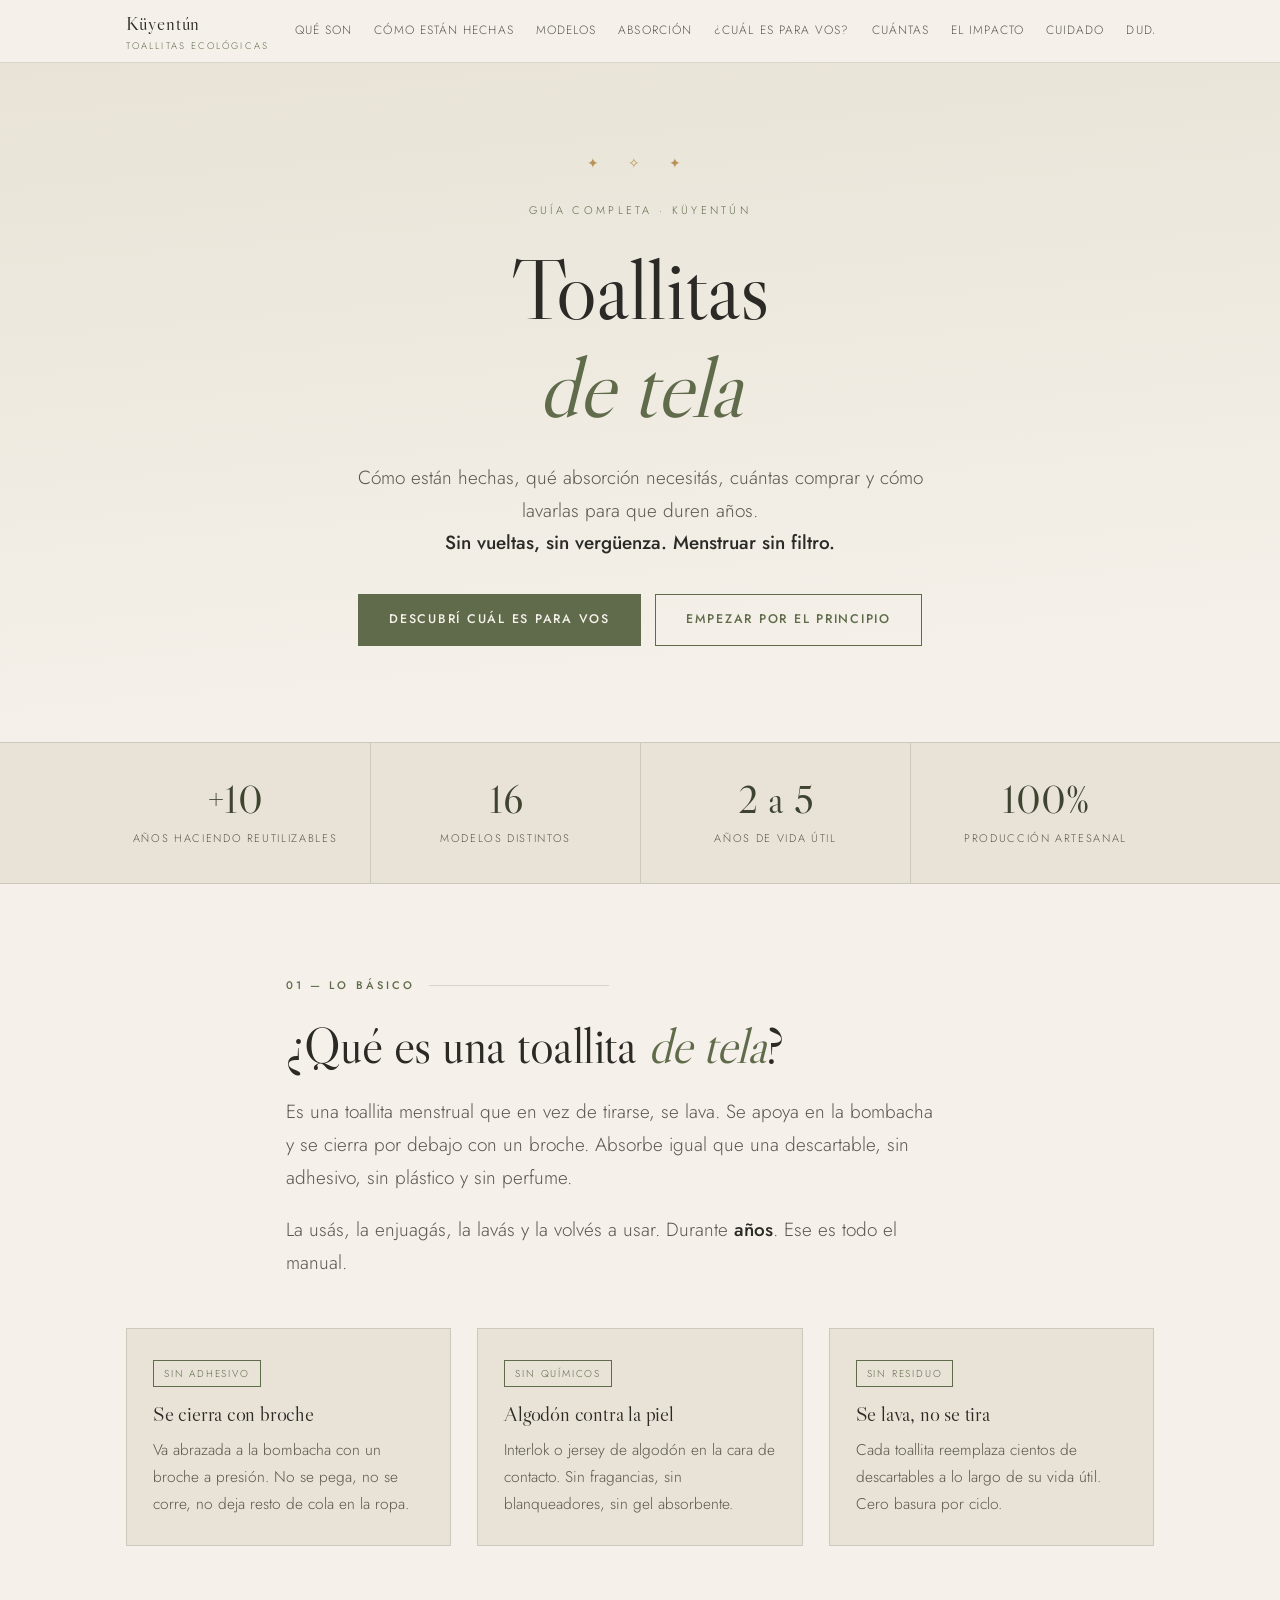
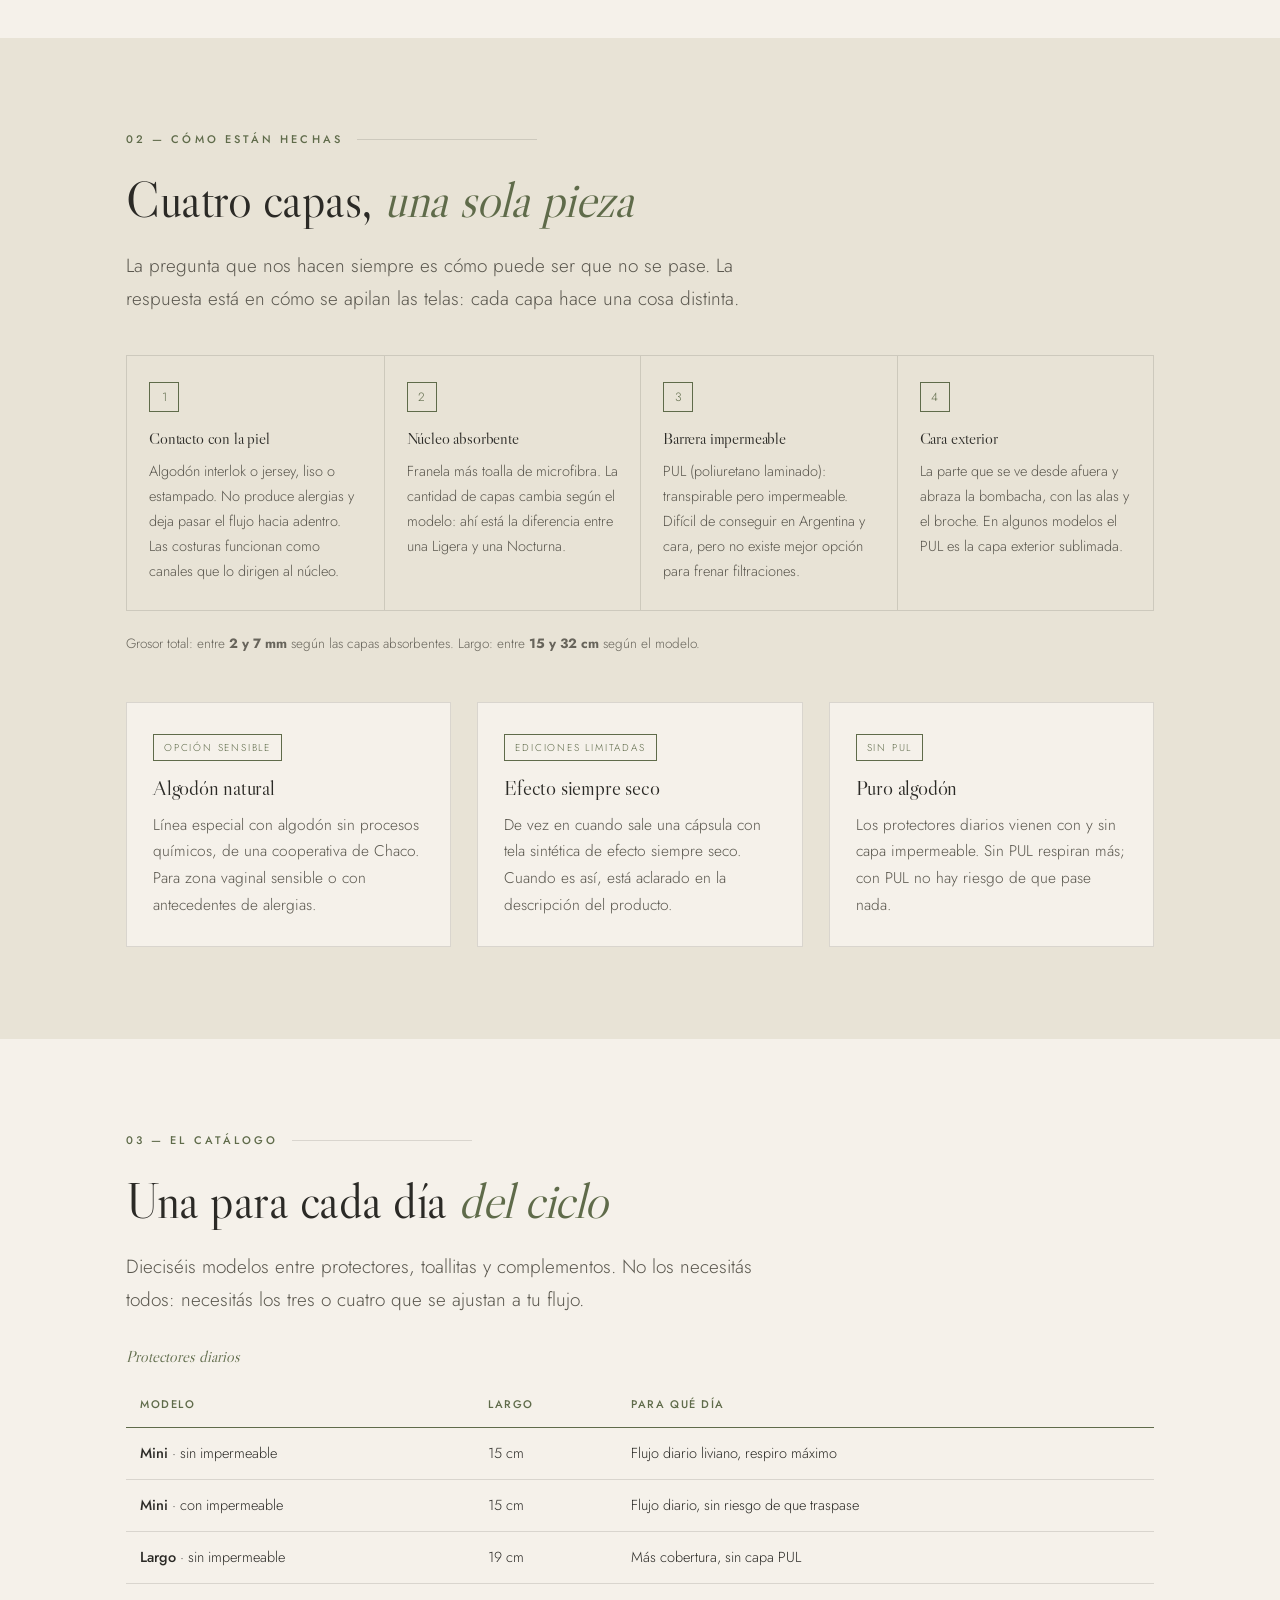
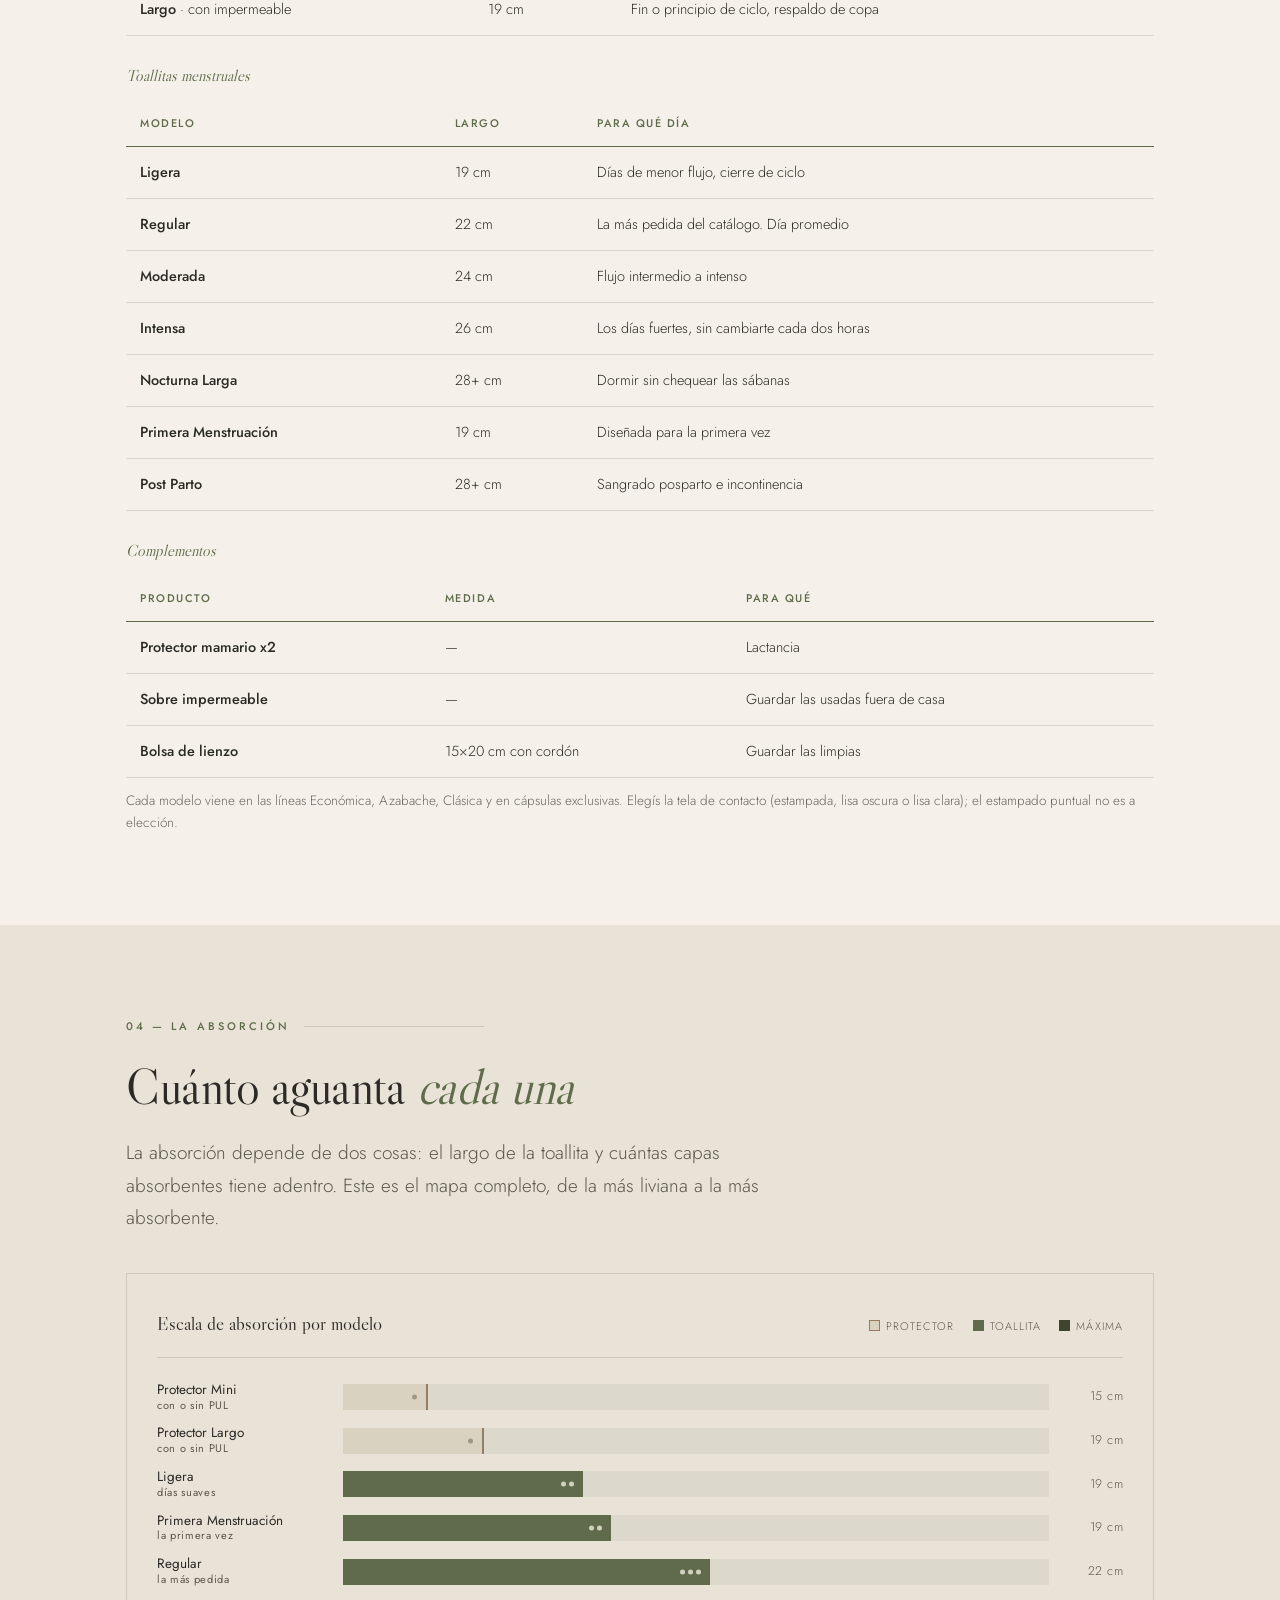
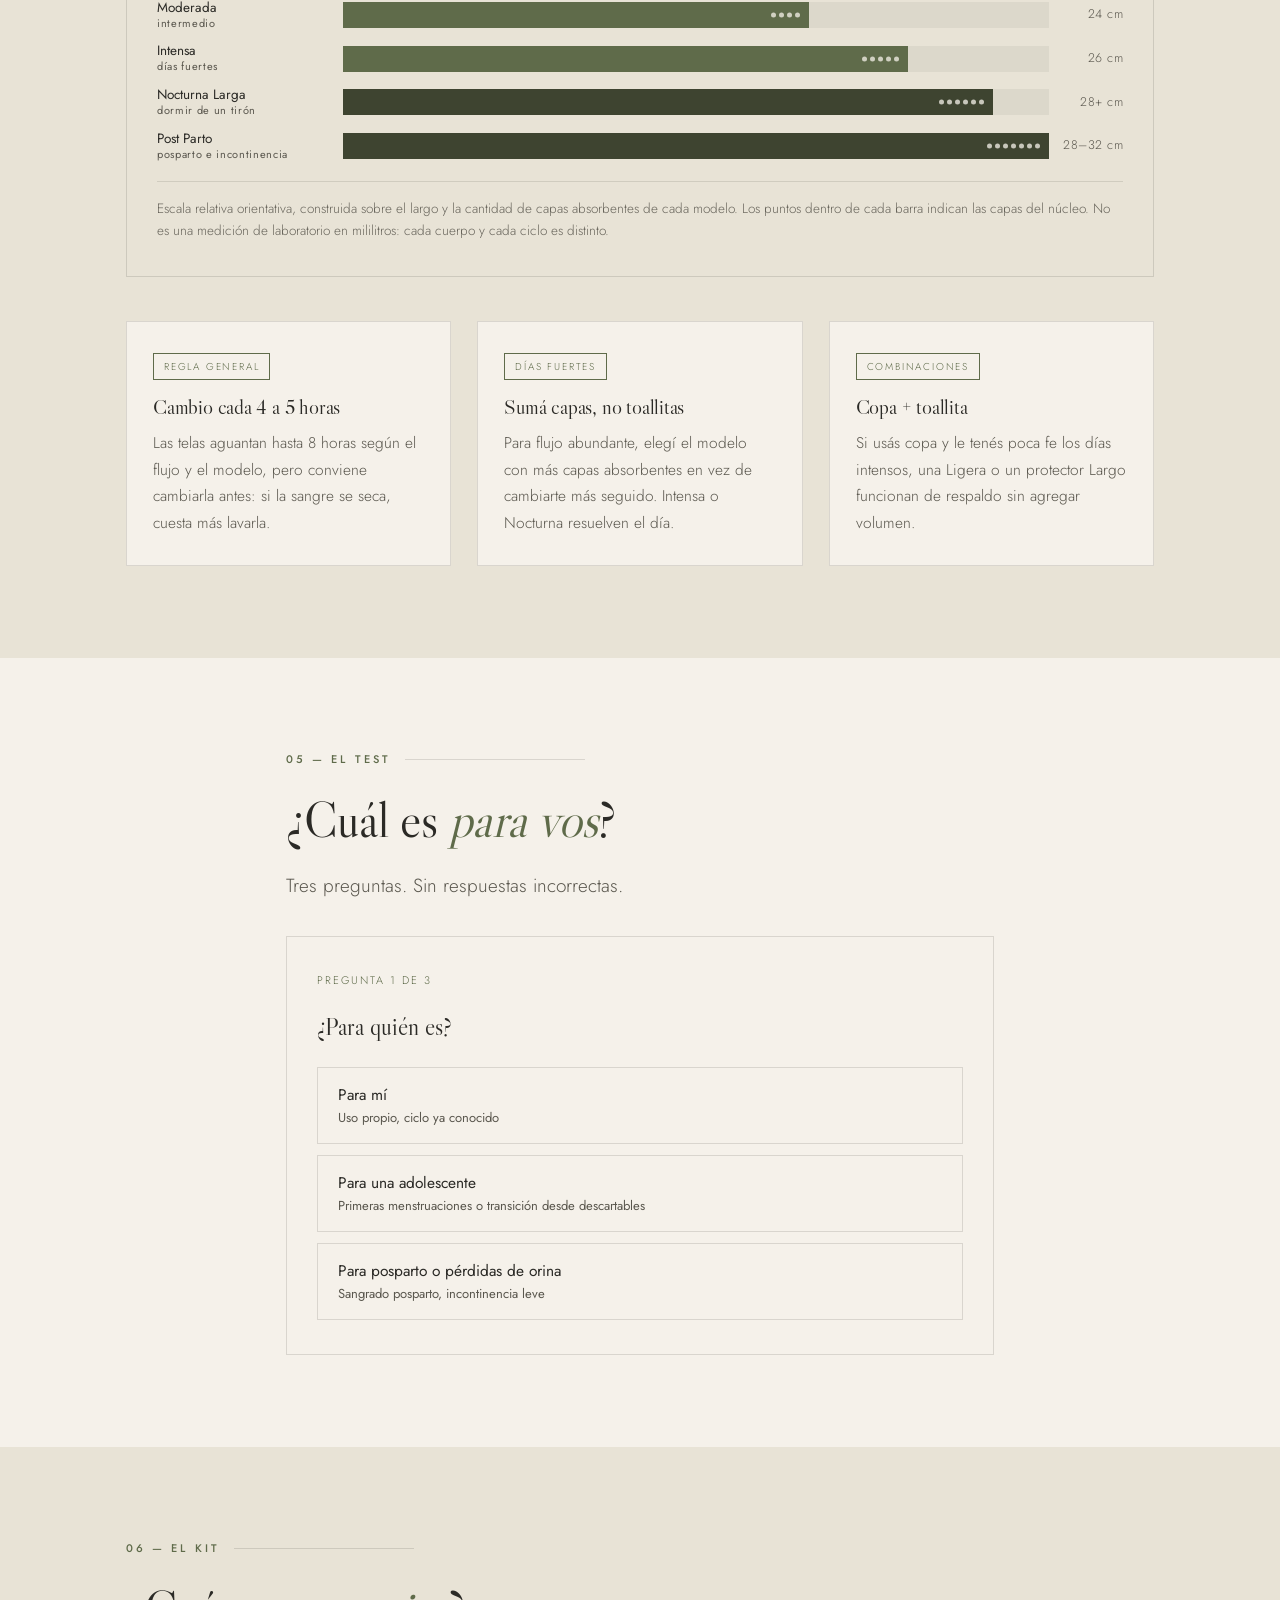
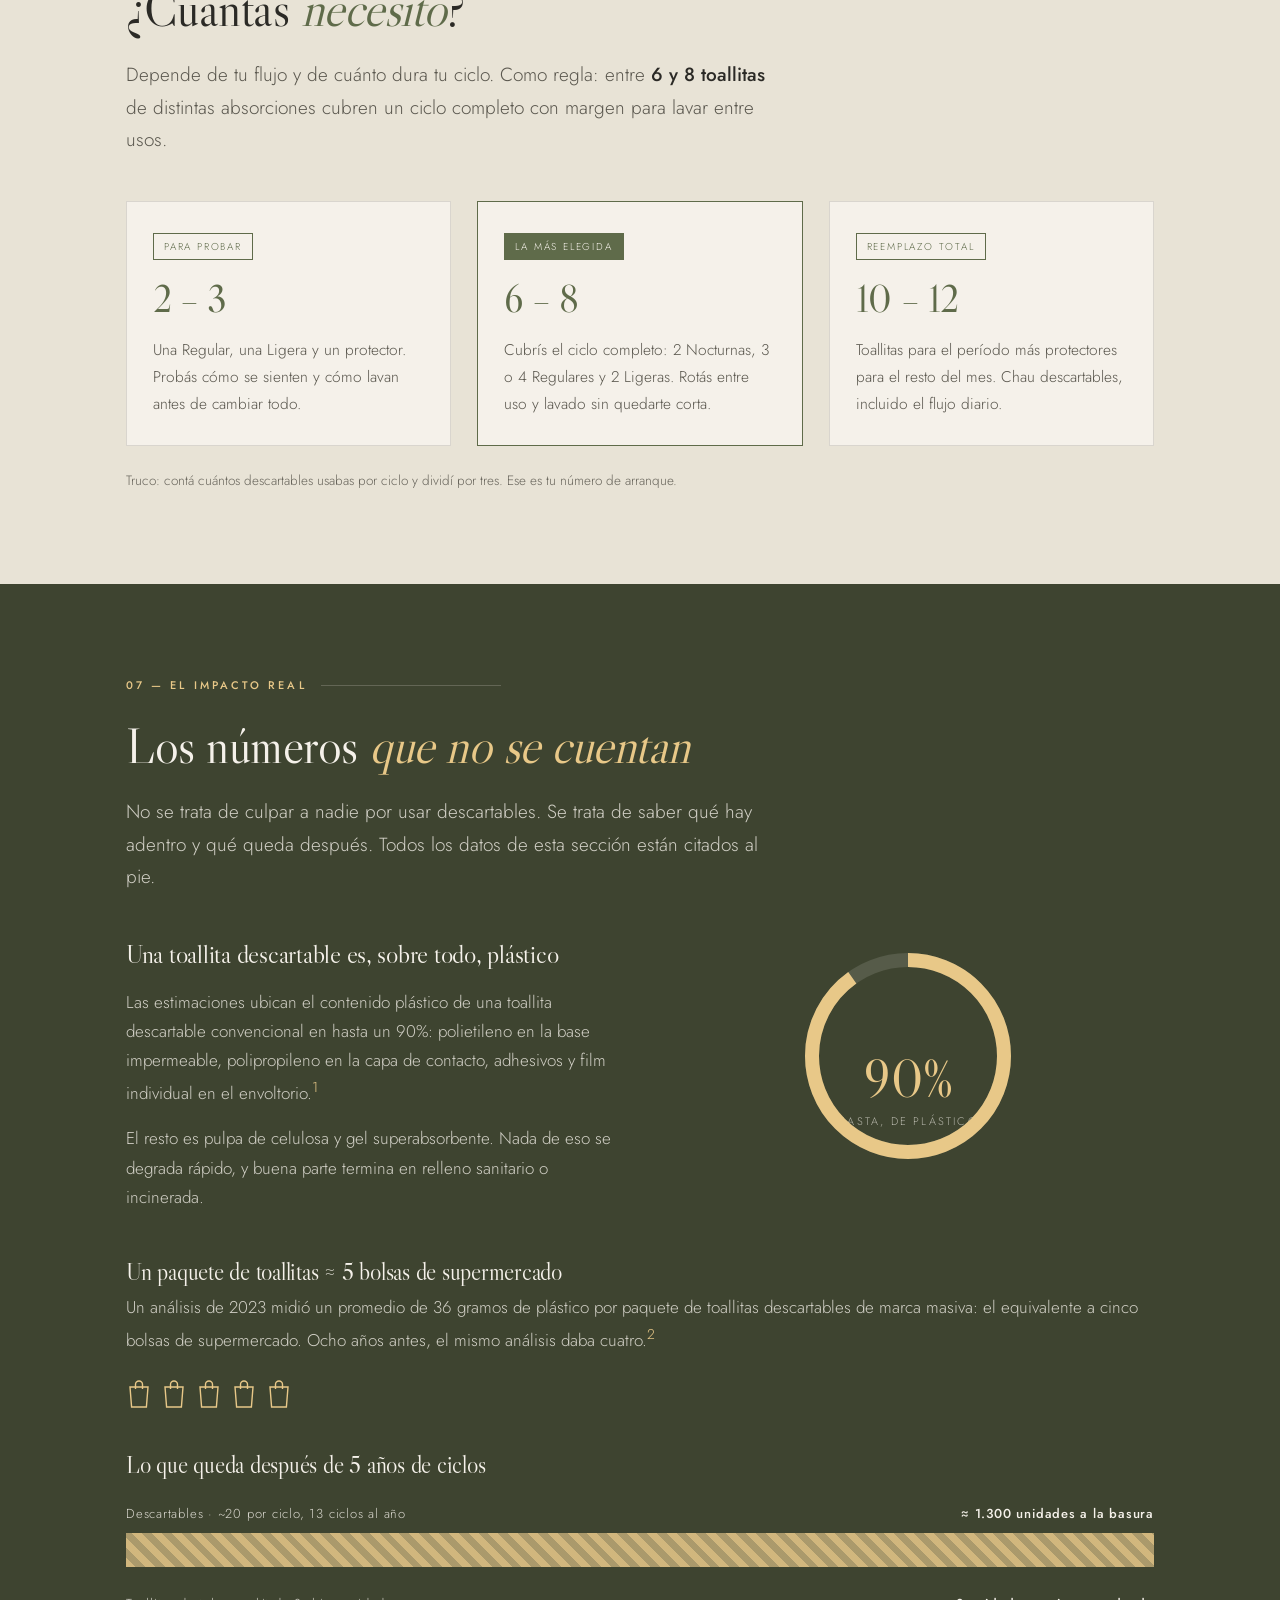
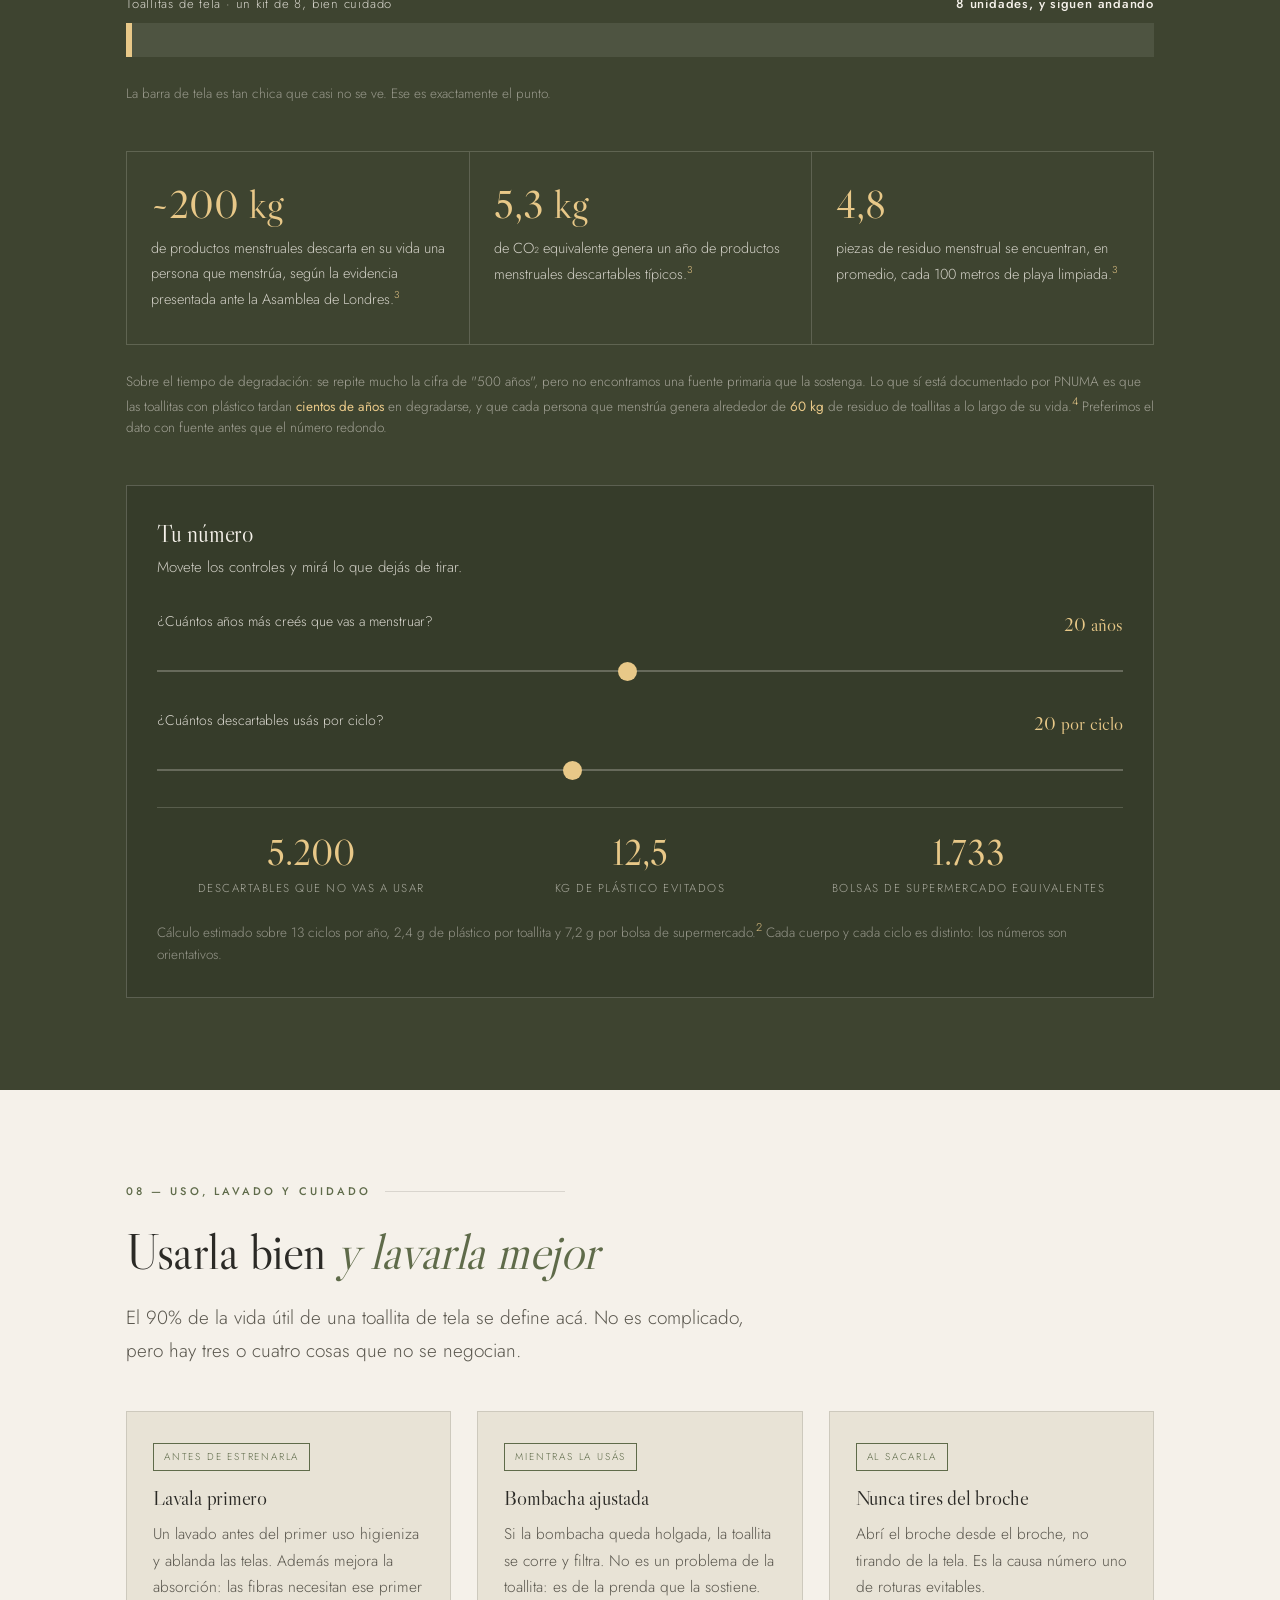
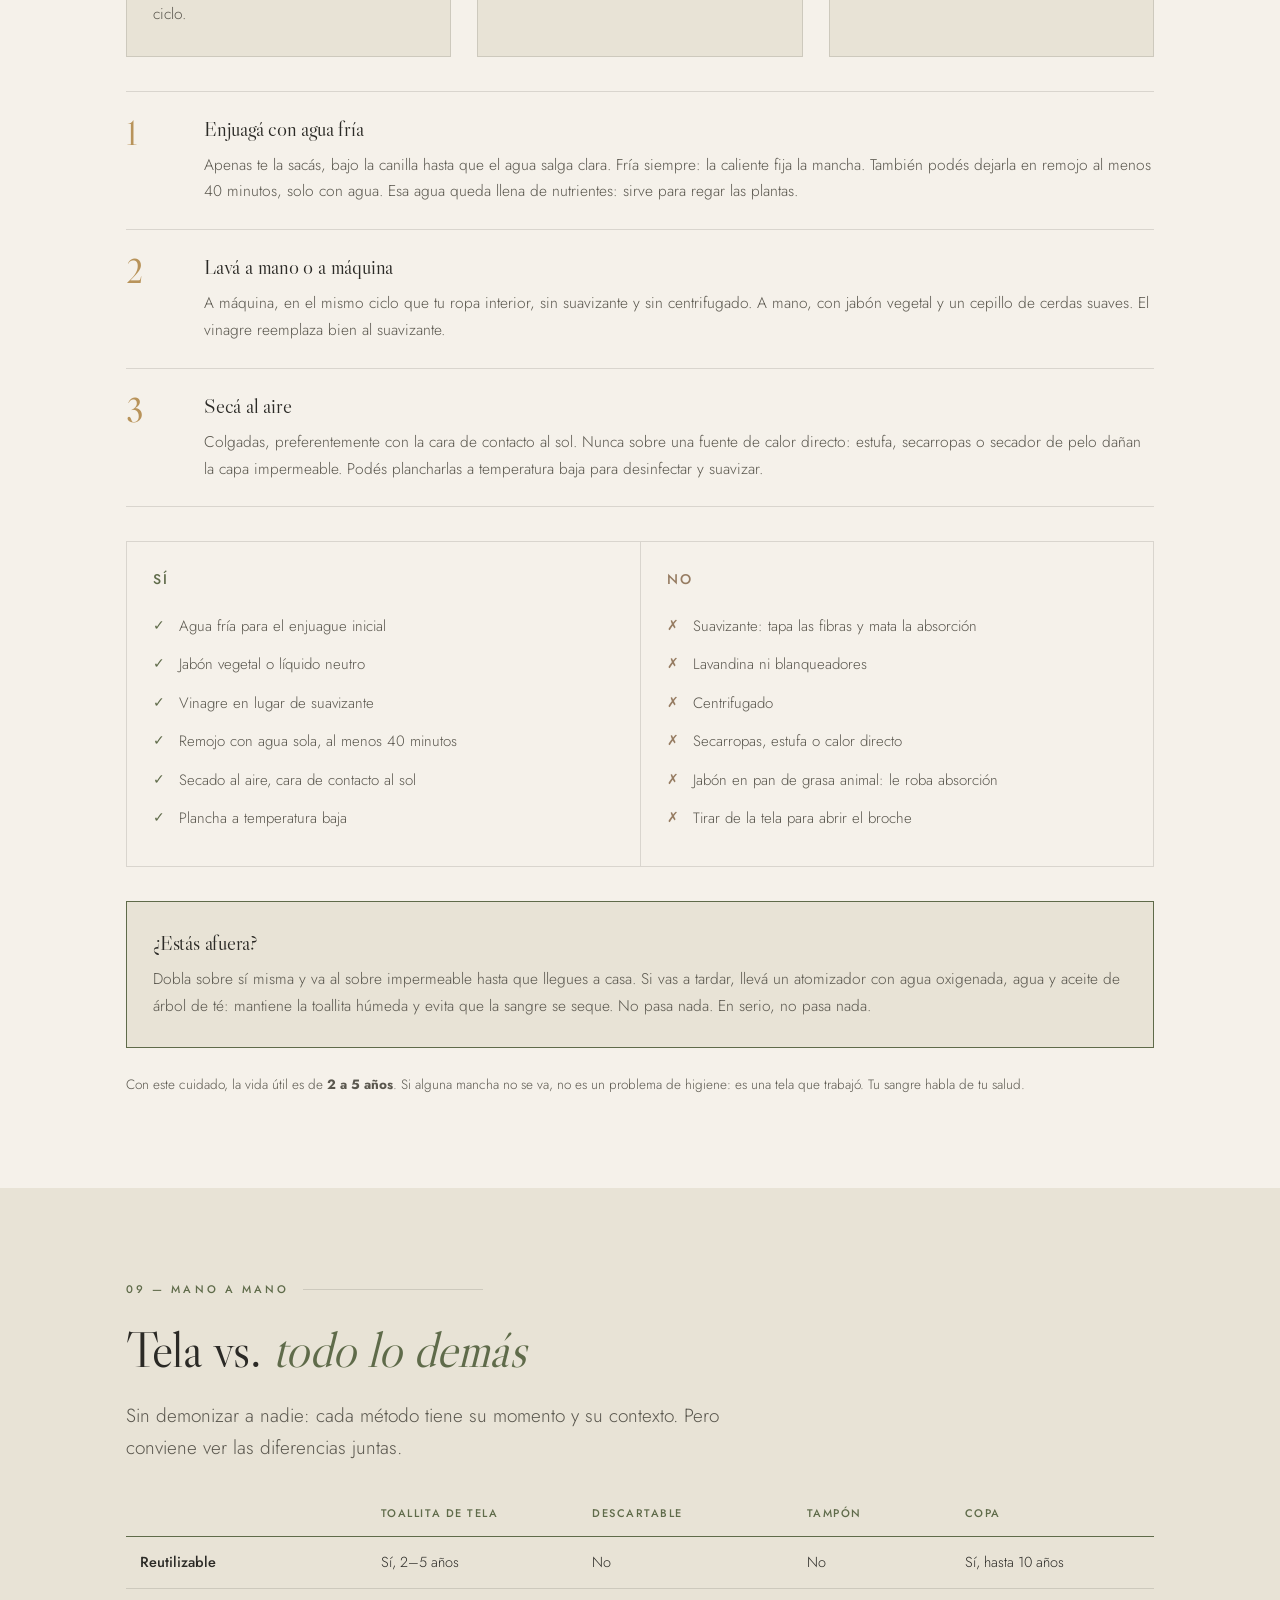
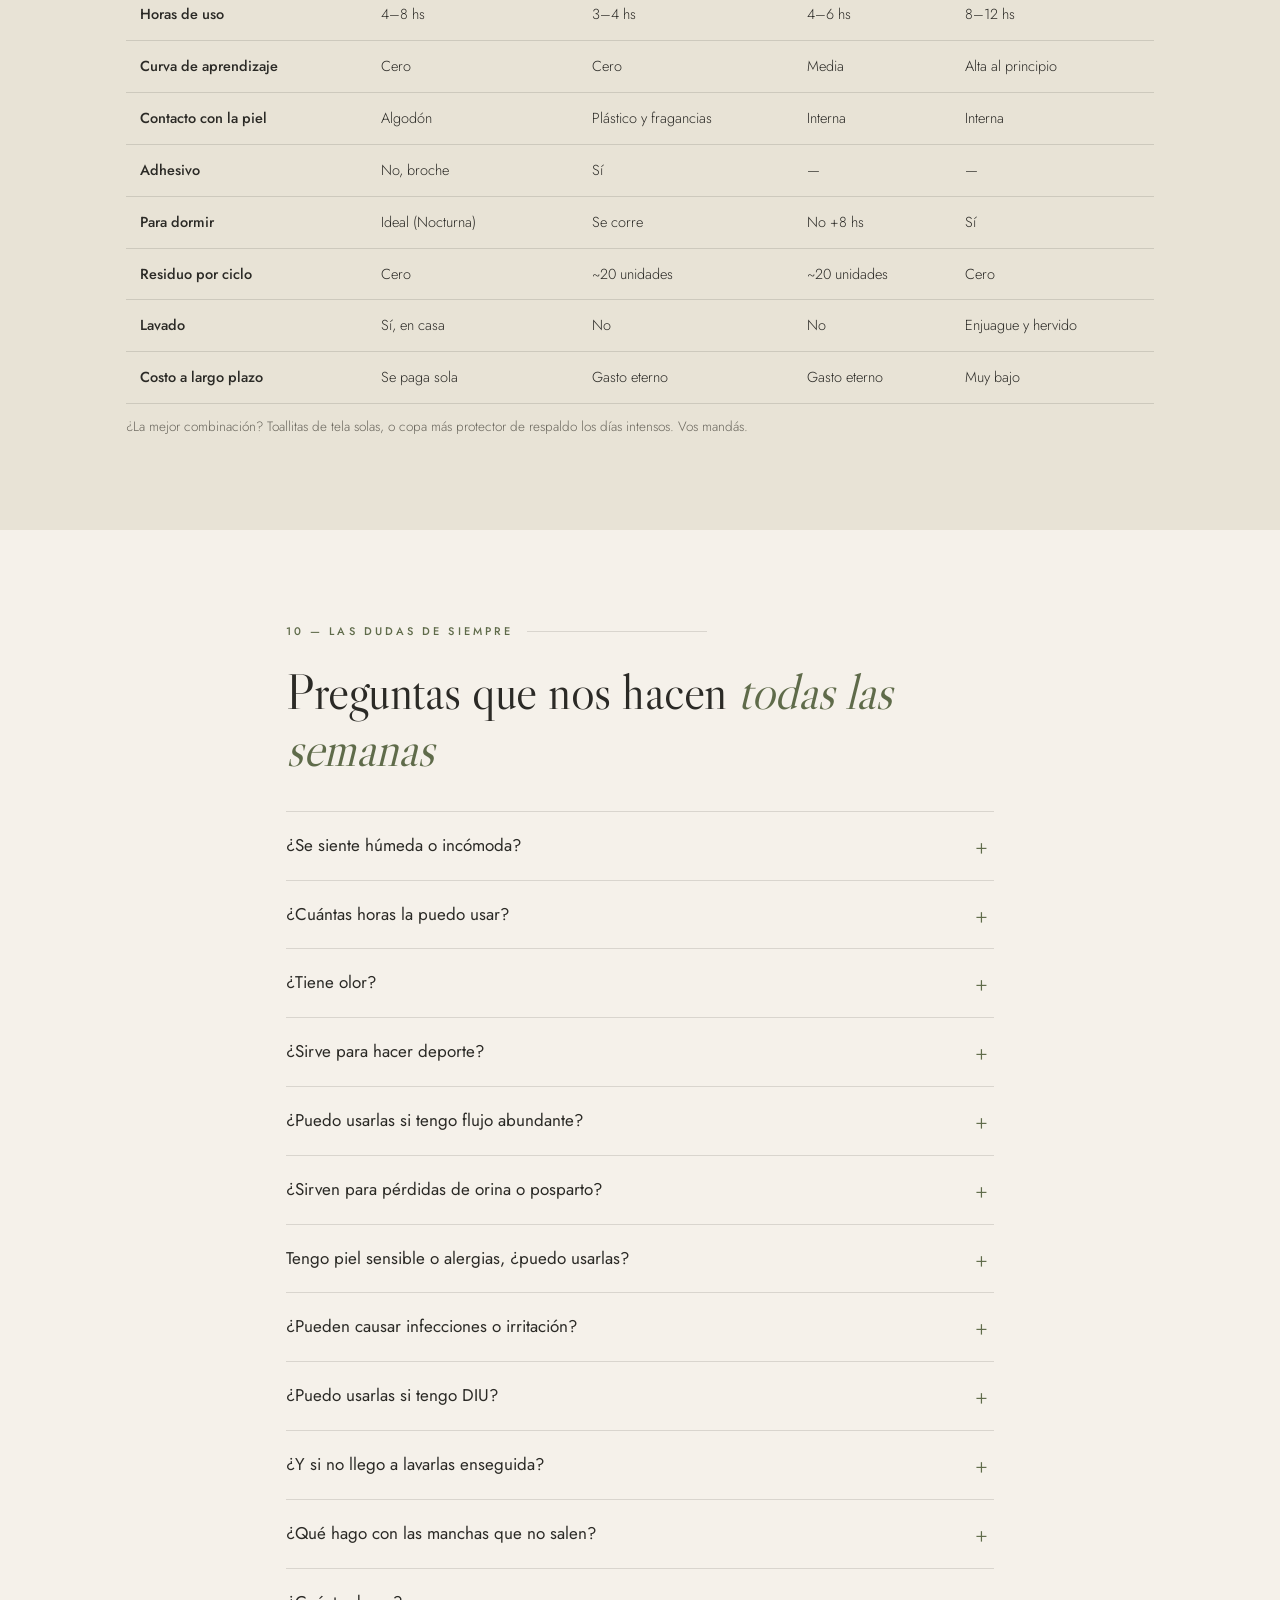
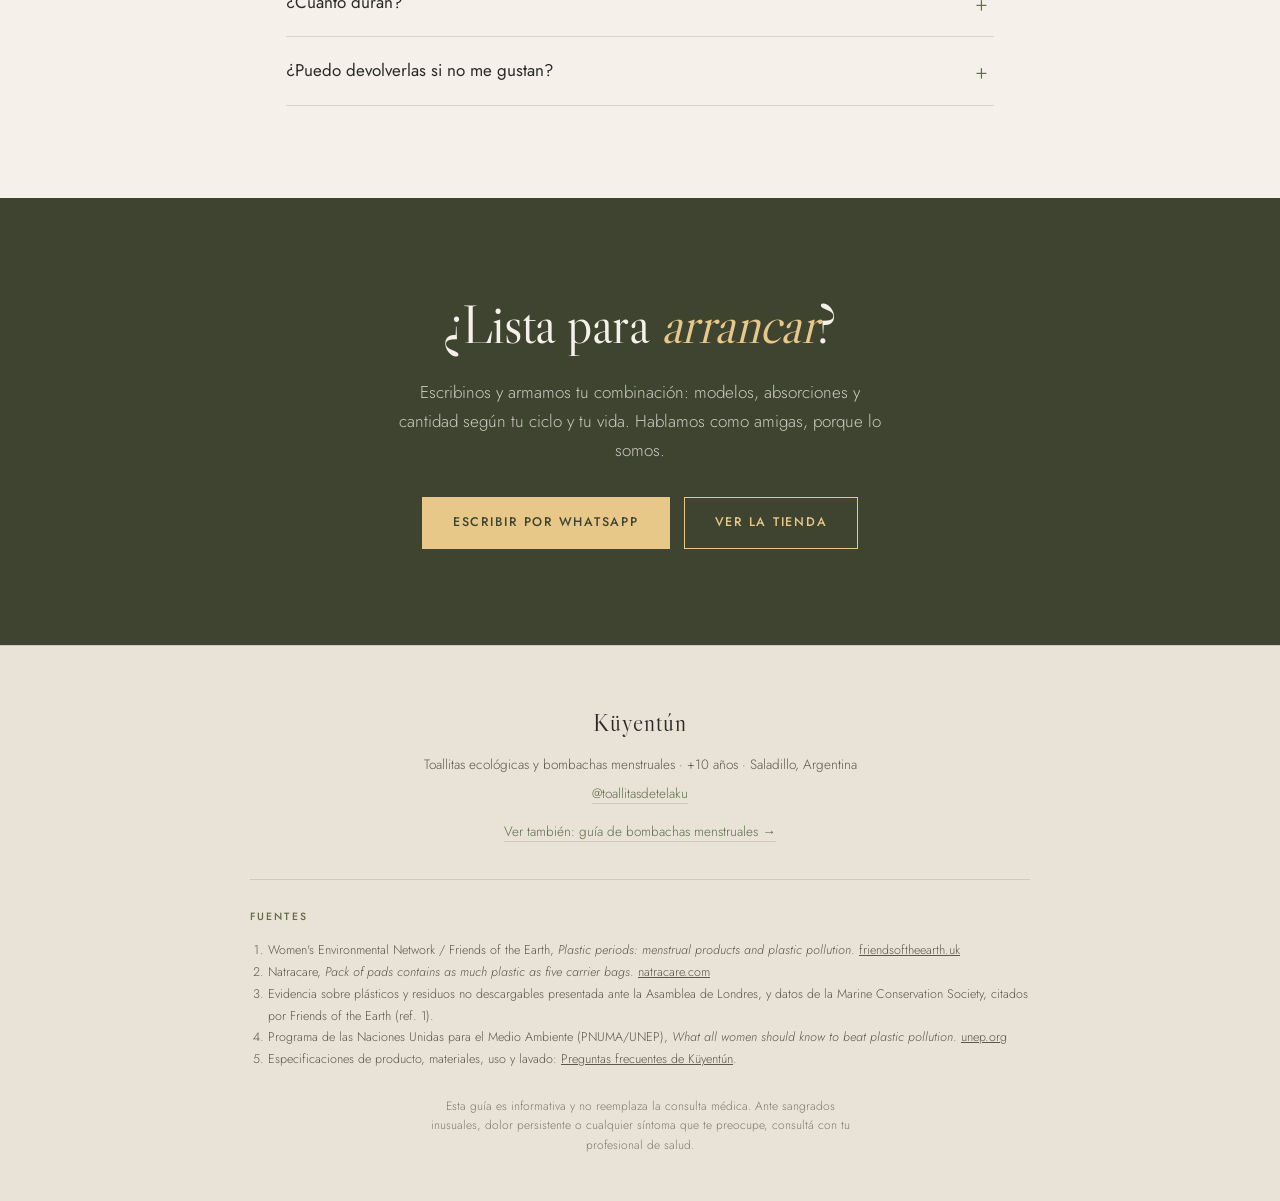
<file: index.html>
<!DOCTYPE html>
<html lang="es-AR">
<head>
<meta charset="utf-8">
<meta name="viewport" content="width=device-width, initial-scale=1.0">
<title>Guía de Toallitas de Tela: absorción, modelos y cuidado · Küyentún</title>
<meta name="description" content="Guía completa de toallitas menstruales de tela: cómo están hechas, qué absorción necesitás, cuántas comprar, cómo lavarlas y cuánto residuo evitás. Por Küyentún, +10 años haciendo reutilizables en Argentina.">
<meta name="theme-color" content="#E8E3D6">
<link rel="canonical" href="https://meugeniacg.github.io/guia-toallitas-de-tela/">
<meta property="og:type" content="website">
<meta property="og:locale" content="es_AR">
<meta property="og:site_name" content="Küyentún">
<meta property="og:title" content="Guía de Toallitas de Tela · Küyentún">
<meta property="og:description" content="Cómo están hechas, cuál es tu absorción, cuántas necesitás y cómo lavarlas. Con los números reales del impacto. Menstruar sin filtro.">
<meta property="og:url" content="https://meugeniacg.github.io/guia-toallitas-de-tela/">
<meta name="twitter:card" content="summary_large_image">
<link rel="preconnect" href="https://fonts.googleapis.com">
<link rel="preconnect" href="https://fonts.gstatic.com" crossorigin>
<link href="https://fonts.googleapis.com/css2?family=Libre+Caslon+Display&family=Jost:ital,wght@0,300;0,400;0,500;0,600;1,400&display=swap" rel="stylesheet">
<style>
:root{
  --bone:#F5F1EA;
  --sand:#E8E3D6;
  --sand-deep:#DAD2C0;
  --olive:#5F6B4A;
  --olive-dark:#3E4430;
  --gold:#B8935A;
  --gold-soft:#E8C888;
  --mink:#967C62;
  --ink:#2B2A26;
  --ink-soft:#5A574E;
  --line:rgba(43,42,38,.14);
  --serif:'Libre Caslon Display',Georgia,serif;
  --sans:'Jost',-apple-system,BlinkMacSystemFont,'Segoe UI',sans-serif;
}
*{box-sizing:border-box;margin:0;padding:0}
html{scroll-behavior:smooth;scroll-padding-top:74px}
body{
  background:var(--bone);color:var(--ink);
  font-family:var(--sans);font-weight:300;font-size:17px;line-height:1.72;
  -webkit-font-smoothing:antialiased;overflow-x:hidden;
}
img{max-width:100%;display:block}
a{color:inherit}

/* ---------- layout ---------- */
.wrap{width:100%;max-width:1080px;margin:0 auto;padding:0 26px}
.narrow{max-width:760px}
section{padding:92px 0;position:relative}
@media(max-width:640px){section{padding:64px 0}}

.eyebrow{
  font-size:11px;letter-spacing:.28em;text-transform:uppercase;font-weight:500;
  color:var(--olive);margin-bottom:22px;display:flex;align-items:center;gap:14px;
}
.eyebrow::after{content:"";flex:1;height:1px;background:var(--line);max-width:180px}

h1,h2,h3{font-family:var(--serif);font-weight:400;line-height:1.14;letter-spacing:-.01em}
h2{font-size:clamp(30px,4.6vw,50px);margin-bottom:22px}
h2 em{font-style:italic;color:var(--olive)}
h3{font-size:21px;line-height:1.3;margin-bottom:9px}
.lead{font-size:19px;color:var(--ink-soft);max-width:60ch}
@media(max-width:640px){.lead{font-size:17px}}
.note{font-size:13.5px;color:var(--ink-soft);line-height:1.6;opacity:.9}

/* ---------- nav ---------- */
header.nav{
  position:sticky;top:0;z-index:80;
  background:rgba(245,241,234,.93);backdrop-filter:blur(12px);
  border-bottom:1px solid var(--line);
}
.nav-in{display:flex;align-items:center;gap:26px;height:62px}
.brand{font-family:var(--serif);font-size:19px;letter-spacing:.04em;white-space:nowrap;text-decoration:none}
.brand span{display:block;font-family:var(--sans);font-size:9.5px;letter-spacing:.22em;
  text-transform:uppercase;color:var(--olive);font-style:normal;margin-top:-2px}
.nav-links{display:flex;gap:22px;margin-left:auto;overflow-x:auto;scrollbar-width:none}
.nav-links::-webkit-scrollbar{display:none}
.nav-links a{
  font-size:12px;letter-spacing:.09em;text-transform:uppercase;text-decoration:none;
  color:var(--ink-soft);white-space:nowrap;padding:4px 0;border-bottom:1px solid transparent;
  transition:color .2s,border-color .2s;
}
.nav-links a:hover{color:var(--olive);border-color:var(--olive)}
@media(max-width:860px){.nav-links{gap:16px}.nav-links a{font-size:11px}}

/* ---------- hero ---------- */
.hero{
  background:linear-gradient(175deg,var(--sand) 0%,var(--bone) 88%);
  padding:88px 0 96px;text-align:center;
}
.orn{font-size:14px;letter-spacing:.9em;color:var(--gold);margin-bottom:26px}
.hero .kicker{font-size:11px;letter-spacing:.3em;text-transform:uppercase;color:var(--olive);margin-bottom:20px}
.hero h1{font-size:clamp(42px,8.4vw,86px);margin-bottom:26px}
.hero h1 em{font-style:italic;color:var(--olive);display:block}
.hero p{font-size:19px;color:var(--ink-soft);max-width:56ch;margin:0 auto 34px}
.hero strong{font-weight:500;color:var(--ink)}
.btns{display:flex;gap:14px;justify-content:center;flex-wrap:wrap}
.btn{
  display:inline-block;padding:14px 30px;font-size:12.5px;letter-spacing:.14em;
  text-transform:uppercase;text-decoration:none;font-weight:500;
  border:1px solid var(--olive);color:var(--olive);background:transparent;
  transition:.22s;cursor:pointer;font-family:var(--sans);
}
.btn:hover{background:var(--olive);color:var(--bone)}
.btn.solid{background:var(--olive);color:var(--bone)}
.btn.solid:hover{background:var(--olive-dark);border-color:var(--olive-dark)}

/* ---------- stat strip ---------- */
.strip{border-block:1px solid var(--line);background:var(--sand);padding:0}
.strip-grid{display:grid;grid-template-columns:repeat(4,1fr)}
.strip-grid > div{padding:36px 20px;text-align:center;border-left:1px solid var(--line)}
.strip-grid > div:first-child{border-left:0}
.strip-num{font-family:var(--serif);font-size:clamp(26px,3.6vw,40px);color:var(--olive-dark);line-height:1}
.strip-lbl{font-size:11px;letter-spacing:.15em;text-transform:uppercase;color:var(--ink-soft);margin-top:10px}
@media(max-width:700px){
  .strip-grid{grid-template-columns:1fr 1fr}
  .strip-grid > div:nth-child(3){border-left:0}
  .strip-grid > div:nth-child(n+3){border-top:1px solid var(--line)}
}

/* ---------- cards / grids ---------- */
.grid-2{display:grid;grid-template-columns:1fr 1fr;gap:34px}
.grid-3{display:grid;grid-template-columns:repeat(3,1fr);gap:26px}
.grid-4{display:grid;grid-template-columns:repeat(4,1fr);gap:20px}
@media(max-width:880px){.grid-3,.grid-4{grid-template-columns:1fr 1fr}}
@media(max-width:620px){.grid-2,.grid-3,.grid-4{grid-template-columns:1fr;gap:22px}}

.card{background:var(--bone);border:1px solid var(--line);padding:28px 26px}
.card.sand{background:var(--sand)}
.card p{font-size:15.5px;color:var(--ink-soft)}
.tag{
  display:inline-block;font-size:10px;letter-spacing:.18em;text-transform:uppercase;
  color:var(--olive);border:1px solid var(--olive);padding:4px 10px;margin-bottom:14px;
}

/* ---------- layers ---------- */
.layers{display:grid;grid-template-columns:repeat(4,1fr);gap:0;border:1px solid var(--line);margin:40px 0 22px}
.layers > div{padding:26px 22px;border-left:1px solid var(--line)}
.layers > div:first-child{border-left:0}
.layer-n{
  width:30px;height:30px;border:1px solid var(--olive);color:var(--olive);
  display:flex;align-items:center;justify-content:center;font-size:12px;margin-bottom:16px;
}
.layers h3{font-size:16.5px}
.layers p{font-size:14.5px;color:var(--ink-soft)}
@media(max-width:880px){
  .layers{grid-template-columns:1fr 1fr}
  .layers > div:nth-child(3){border-left:0}
  .layers > div:nth-child(n+3){border-top:1px solid var(--line)}
}
@media(max-width:520px){
  .layers{grid-template-columns:1fr}
  .layers > div{border-left:0;border-top:1px solid var(--line)}
  .layers > div:first-child{border-top:0}
}

/* ---------- absorption chart ---------- */
.chart{border:1px solid var(--line);background:var(--sand);padding:34px 30px;margin:38px 0 18px}
@media(max-width:600px){.chart{padding:24px 18px}}
.chart-head{display:flex;justify-content:space-between;align-items:baseline;flex-wrap:wrap;gap:10px;
  padding-bottom:16px;border-bottom:1px solid var(--line);margin-bottom:24px}
.chart-title{font-family:var(--serif);font-size:19px}
.chart-legend{display:flex;gap:18px;font-size:11px;letter-spacing:.1em;text-transform:uppercase;color:var(--ink-soft);flex-wrap:wrap}
.chart-legend i{display:inline-block;width:11px;height:11px;margin-right:6px;vertical-align:-1px}
.sw-prot{background:var(--sand-deep);border:1px solid var(--mink)}
.sw-mens{background:var(--olive)}
.sw-max{background:var(--olive-dark)}

.brow{display:grid;grid-template-columns:172px 1fr 60px;gap:14px;align-items:center;margin-bottom:13px}
@media(max-width:640px){.brow{grid-template-columns:1fr;gap:5px;margin-bottom:20px}}
.bname{font-size:13.5px;font-weight:400;line-height:1.25}
.bname small{display:block;font-size:11px;color:var(--ink-soft);letter-spacing:.06em}
.btrack{height:26px;background:rgba(43,42,38,.06);position:relative}
.bfill{height:100%;width:0;transition:width 1.1s cubic-bezier(.22,.9,.3,1);position:relative}
.bfill.prot{background:var(--sand-deep);border-right:2px solid var(--mink)}
.bfill.mens{background:var(--olive)}
.bfill.max{background:var(--olive-dark)}
.bcm{font-size:12.5px;color:var(--ink-soft);text-align:right;letter-spacing:.04em}
@media(max-width:640px){.bcm{text-align:left}}
.dots{display:flex;gap:3px;position:absolute;right:9px;top:50%;transform:translateY(-50%)}
.dots i{width:5px;height:5px;border-radius:50%;background:rgba(245,241,234,.75)}
.bfill.prot .dots i{background:rgba(43,42,38,.35)}

/* ---------- quiz ---------- */
.quiz{border:1px solid var(--line);background:var(--bone);padding:34px 30px}
.q-step{display:none}
.q-step.on{display:block;animation:fade .35s ease}
@keyframes fade{from{opacity:0;transform:translateY(8px)}to{opacity:1;transform:none}}
.q-title{font-family:var(--serif);font-size:24px;margin-bottom:20px}
.q-opts{display:grid;gap:11px}
.q-opt{
  text-align:left;background:transparent;border:1px solid var(--line);
  padding:16px 20px;font-family:var(--sans);font-size:15.5px;color:var(--ink);
  cursor:pointer;transition:.18s;line-height:1.4;
}
.q-opt:hover{border-color:var(--olive);background:var(--sand)}
.q-opt small{display:block;font-size:13px;color:var(--ink-soft);margin-top:3px}
.q-prog{font-size:11px;letter-spacing:.18em;text-transform:uppercase;color:var(--olive);margin-bottom:16px}
.q-res{background:var(--olive-dark);color:var(--bone);padding:34px 30px;text-align:center}
.q-res .tag{color:var(--gold-soft);border-color:var(--gold-soft)}
.q-res h3{font-size:32px;color:var(--bone);margin-bottom:12px}
.q-res p{color:rgba(245,241,234,.82);font-size:16px;max-width:48ch;margin:0 auto 22px}
.q-res .btn{border-color:var(--gold-soft);color:var(--gold-soft)}
.q-res .btn:hover{background:var(--gold-soft);color:var(--olive-dark)}
.q-again{background:none;border:0;color:rgba(245,241,234,.6);font-family:var(--sans);
  font-size:11.5px;letter-spacing:.16em;text-transform:uppercase;cursor:pointer;margin-top:18px;
  border-bottom:1px solid rgba(245,241,234,.3);padding-bottom:2px}

/* ---------- eco ---------- */
.eco{background:var(--olive-dark);color:var(--bone)}
.eco h2,.eco h3{color:var(--bone)}
.eco h2 em{color:var(--gold-soft)}
.eco .eyebrow{color:var(--gold-soft)}
.eco .eyebrow::after{background:rgba(245,241,234,.2)}
.eco .lead,.eco p{color:rgba(245,241,234,.8)}
.eco .note{color:rgba(245,241,234,.55)}

.eco-grid{display:grid;grid-template-columns:1fr 1fr;gap:44px;align-items:center;margin:44px 0}
@media(max-width:820px){.eco-grid{grid-template-columns:1fr;gap:34px}}
.ring-wrap{display:flex;justify-content:center}
.ring{transform:rotate(-90deg)}
.ring circle{fill:none;stroke-width:14}
.ring .bg{stroke:rgba(245,241,234,.13)}
.ring .fg{stroke:var(--gold-soft);stroke-dasharray:0 999;transition:stroke-dasharray 1.4s cubic-bezier(.22,.9,.3,1)}
.ring-lbl{text-align:center;margin-top:-118px;margin-bottom:74px;pointer-events:none}
.ring-lbl b{font-family:var(--serif);font-size:52px;font-weight:400;color:var(--gold-soft);display:block;line-height:1}
.ring-lbl span{font-size:11px;letter-spacing:.2em;text-transform:uppercase;color:rgba(245,241,234,.65)}

.bags{display:flex;flex-wrap:wrap;gap:9px;margin:22px 0 12px}
.bag{width:26px;height:32px;position:relative;opacity:0;transform:translateY(6px);transition:.4s}
.bag.on{opacity:1;transform:none}
.bag svg{width:100%;height:100%}

.eco-stats{display:grid;grid-template-columns:repeat(3,1fr);gap:0;border:1px solid rgba(245,241,234,.18);margin-top:46px}
.eco-stats > div{padding:32px 24px;border-left:1px solid rgba(245,241,234,.18)}
.eco-stats > div:first-child{border-left:0}
.eco-stats b{font-family:var(--serif);font-size:40px;font-weight:400;color:var(--gold-soft);display:block;line-height:1;margin-bottom:12px}
.eco-stats p{font-size:14.5px}
.eco-stats sup{font-size:10px;color:var(--gold-soft);letter-spacing:.05em}
@media(max-width:760px){
  .eco-stats{grid-template-columns:1fr}
  .eco-stats > div{border-left:0;border-top:1px solid rgba(245,241,234,.18)}
  .eco-stats > div:first-child{border-top:0}
}

/* comparison bars */
.vs{margin:40px 0 10px}
.vs-row{margin-bottom:26px}
.vs-lbl{display:flex;justify-content:space-between;font-size:13px;margin-bottom:8px;
  letter-spacing:.06em;color:rgba(245,241,234,.85)}
.vs-lbl b{font-weight:500;color:var(--bone)}
.vs-track{height:34px;background:rgba(245,241,234,.09);position:relative;overflow:hidden}
.vs-fill{height:100%;width:0;transition:width 1.3s cubic-bezier(.22,.9,.3,1)}
.vs-fill.bad{background:repeating-linear-gradient(45deg,rgba(232,200,136,.85),rgba(232,200,136,.85) 7px,rgba(232,200,136,.6) 7px,rgba(232,200,136,.6) 14px)}
.vs-fill.good{background:var(--gold-soft)}

/* calculator */
.calc{border:1px solid rgba(245,241,234,.2);padding:32px 30px;margin-top:46px;background:rgba(0,0,0,.12)}
@media(max-width:600px){.calc{padding:24px 18px}}
.calc-row{margin-bottom:26px}
.calc-row label{display:flex;justify-content:space-between;font-size:14px;
  color:rgba(245,241,234,.85);margin-bottom:11px;gap:12px;flex-wrap:wrap}
.calc-row label b{color:var(--gold-soft);font-weight:400;font-family:var(--serif);font-size:19px}
input[type=range]{-webkit-appearance:none;appearance:none;width:100%;height:2px;
  background:rgba(245,241,234,.25);outline:none;cursor:pointer}
input[type=range]::-webkit-slider-thumb{-webkit-appearance:none;appearance:none;
  width:19px;height:19px;border-radius:50%;background:var(--gold-soft);cursor:pointer}
input[type=range]::-moz-range-thumb{width:19px;height:19px;border:0;border-radius:50%;
  background:var(--gold-soft);cursor:pointer}
.calc-out{display:grid;grid-template-columns:repeat(3,1fr);gap:20px;
  padding-top:26px;border-top:1px solid rgba(245,241,234,.18);margin-top:6px}
.calc-out div{text-align:center}
.calc-out b{font-family:var(--serif);font-size:clamp(24px,3.6vw,36px);font-weight:400;
  color:var(--gold-soft);display:block;line-height:1.05}
.calc-out span{font-size:11.5px;letter-spacing:.13em;text-transform:uppercase;
  color:rgba(245,241,234,.6);display:block;margin-top:9px;line-height:1.4}
@media(max-width:620px){.calc-out{grid-template-columns:1fr;gap:22px}}

/* ---------- tables ---------- */
.tbl-scroll{overflow-x:auto;margin:26px 0 12px;-webkit-overflow-scrolling:touch}
table{width:100%;border-collapse:collapse;font-size:14.5px;min-width:540px}
caption{text-align:left;font-style:italic;font-family:var(--serif);font-size:16px;
  color:var(--olive);padding-bottom:12px}
th,td{padding:13px 14px;text-align:left;border-bottom:1px solid var(--line);vertical-align:top}
th{font-size:11px;letter-spacing:.14em;text-transform:uppercase;font-weight:500;
  color:var(--olive);border-bottom:1px solid var(--olive)}
tbody tr:hover{background:var(--sand)}
td strong{font-weight:500}

/* ---------- steps / do-dont ---------- */
.steps{counter-reset:s;margin:34px 0 0}
.step{display:grid;grid-template-columns:56px 1fr;gap:22px;padding:24px 0;border-top:1px solid var(--line)}
.step:last-child{border-bottom:1px solid var(--line)}
.step-n{font-family:var(--serif);font-size:34px;color:var(--gold);line-height:1}
.step p{font-size:15.5px;color:var(--ink-soft)}
@media(max-width:520px){.step{grid-template-columns:38px 1fr;gap:14px}.step-n{font-size:26px}}

.dd{display:grid;grid-template-columns:1fr 1fr;gap:0;border:1px solid var(--line);margin-top:34px}
.dd > div{padding:28px 26px}
.dd > div:last-child{border-left:1px solid var(--line)}
.dd h3{font-size:14px;letter-spacing:.16em;text-transform:uppercase;font-family:var(--sans);
  font-weight:500;margin-bottom:18px}
.dd ul{list-style:none}
.dd li{padding:8px 0 8px 26px;position:relative;font-size:15px;color:var(--ink-soft);line-height:1.5}
.dd li::before{position:absolute;left:0;top:8px;font-size:14px}
.dd .yes li::before{content:"✓";color:var(--olive)}
.dd .no li::before{content:"✗";color:var(--mink)}
@media(max-width:620px){.dd{grid-template-columns:1fr}.dd > div:last-child{border-left:0;border-top:1px solid var(--line)}}

/* ---------- faq ---------- */
.faq{border-top:1px solid var(--line);margin-top:34px}
.faq details{border-bottom:1px solid var(--line)}
.faq summary{
  padding:22px 40px 22px 0;cursor:pointer;list-style:none;position:relative;
  font-size:17px;font-weight:400;line-height:1.4;transition:color .2s;
}
.faq summary::-webkit-details-marker{display:none}
.faq summary::after{content:"+";position:absolute;right:6px;top:19px;font-size:22px;
  color:var(--olive);font-weight:300;transition:transform .25s}
.faq details[open] summary::after{transform:rotate(45deg)}
.faq details[open] summary{color:var(--olive)}
.faq .a{padding:0 40px 24px 0;font-size:15.5px;color:var(--ink-soft)}

/* ---------- cta / footer ---------- */
.cta{background:var(--olive-dark);color:var(--bone);text-align:center;padding:96px 0}
.cta h2{color:var(--bone);font-size:clamp(32px,5.2vw,54px)}
.cta h2 em{color:var(--gold-soft)}
.cta p{color:rgba(245,241,234,.78);max-width:50ch;margin:0 auto 32px;font-size:17px}
.cta .btn{border-color:var(--gold-soft);color:var(--gold-soft)}
.cta .btn:hover{background:var(--gold-soft);color:var(--olive-dark)}
.cta .btn.solid{background:var(--gold-soft);color:var(--olive-dark)}
.cta .btn.solid:hover{background:var(--bone);border-color:var(--bone)}

footer{background:var(--sand);padding:56px 0 40px;text-align:center;border-top:1px solid var(--line)}
footer .brand{font-size:24px;text-decoration:none;display:inline-block;margin-bottom:10px}
footer p{font-size:13.5px;color:var(--ink-soft);margin-bottom:6px}
footer a.ig{color:var(--olive);text-decoration:none;border-bottom:1px solid var(--line)}
.sources{margin-top:36px;padding-top:28px;border-top:1px solid var(--line);
  text-align:left;max-width:780px;margin-inline:auto}
.sources h4{font-size:10.5px;letter-spacing:.2em;text-transform:uppercase;color:var(--olive);
  font-weight:500;margin-bottom:14px;font-family:var(--sans)}
.sources ol{padding-left:18px;font-size:12.5px;color:var(--ink-soft);line-height:1.75}
.sources a{color:var(--ink-soft)}
.disclaimer{font-size:12px;color:var(--ink-soft);opacity:.75;margin-top:26px;
  max-width:60ch;margin-inline:auto;line-height:1.6}

.reveal{opacity:0;transform:translateY(18px);transition:opacity .7s ease,transform .7s ease}
.reveal.on{opacity:1;transform:none}
</style>
</head>
<body>

<header class="nav">
  <div class="wrap nav-in">
    <a class="brand" href="#top">Küyentún<span>toallitas ecológicas</span></a>
    <nav class="nav-links">
      <a href="#que-son">Qué son</a>
      <a href="#capas">Cómo están hechas</a>
      <a href="#modelos">Modelos</a>
      <a href="#absorcion">Absorción</a>
      <a href="#quiz">¿Cuál es para vos?</a>
      <a href="#cuantas">Cuántas</a>
      <a href="#impacto">El impacto</a>
      <a href="#cuidado">Cuidado</a>
      <a href="#faq">Dudas</a>
    </nav>
  </div>
</header>

<!-- ============ HERO ============ -->
<div class="hero" id="top">
  <div class="wrap">
    <div class="orn">✦ ✧ ✦</div>
    <div class="kicker">Guía completa · Küyentún</div>
    <h1>Toallitas <em>de tela</em></h1>
    <p>Cómo están hechas, qué absorción necesitás, cuántas comprar y cómo lavarlas para que duren años.<br><strong>Sin vueltas, sin vergüenza. Menstruar sin filtro.</strong></p>
    <div class="btns">
      <a class="btn solid" href="#quiz">Descubrí cuál es para vos</a>
      <a class="btn" href="#que-son">Empezar por el principio</a>
    </div>
  </div>
</div>

<div class="strip">
  <div class="wrap" style="padding:0">
    <div class="strip-grid">
      <div><div class="strip-num">+10</div><div class="strip-lbl">Años haciendo reutilizables</div></div>
      <div><div class="strip-num">16</div><div class="strip-lbl">Modelos distintos</div></div>
      <div><div class="strip-num">2 a 5</div><div class="strip-lbl">Años de vida útil</div></div>
      <div><div class="strip-num">100%</div><div class="strip-lbl">Producción artesanal</div></div>
    </div>
  </div>
</div>

<!-- ============ 01 QUÉ SON ============ -->
<section id="que-son">
  <div class="wrap narrow reveal">
    <div class="eyebrow">01 — Lo básico</div>
    <h2>¿Qué es una toallita <em>de tela</em>?</h2>
    <p class="lead">Es una toallita menstrual que en vez de tirarse, se lava. Se apoya en la bombacha y se cierra por debajo con un broche. Absorbe igual que una descartable, sin adhesivo, sin plástico y sin perfume.</p>
    <p class="lead" style="margin-top:20px">La usás, la enjuagás, la lavás y la volvés a usar. Durante <strong style="font-weight:500;color:var(--ink)">años</strong>. Ese es todo el manual.</p>
  </div>

  <div class="wrap" style="margin-top:48px">
    <div class="grid-3 reveal">
      <div class="card sand">
        <div class="tag">Sin adhesivo</div>
        <h3>Se cierra con broche</h3>
        <p>Va abrazada a la bombacha con un broche a presión. No se pega, no se corre, no deja resto de cola en la ropa.</p>
      </div>
      <div class="card sand">
        <div class="tag">Sin químicos</div>
        <h3>Algodón contra la piel</h3>
        <p>Interlok o jersey de algodón en la cara de contacto. Sin fragancias, sin blanqueadores, sin gel absorbente.</p>
      </div>
      <div class="card sand">
        <div class="tag">Sin residuo</div>
        <h3>Se lava, no se tira</h3>
        <p>Cada toallita reemplaza cientos de descartables a lo largo de su vida útil. Cero basura por ciclo.</p>
      </div>
    </div>
  </div>
</section>

<!-- ============ 02 CAPAS ============ -->
<section id="capas" style="background:var(--sand)">
  <div class="wrap">
    <div class="reveal" style="max-width:760px">
      <div class="eyebrow">02 — Cómo están hechas</div>
      <h2>Cuatro capas, <em>una sola pieza</em></h2>
      <p class="lead">La pregunta que nos hacen siempre es cómo puede ser que no se pase. La respuesta está en cómo se apilan las telas: cada capa hace una cosa distinta.</p>
    </div>

    <div class="layers reveal">
      <div>
        <div class="layer-n">1</div>
        <h3>Contacto con la piel</h3>
        <p>Algodón interlok o jersey, liso o estampado. No produce alergias y deja pasar el flujo hacia adentro. Las costuras funcionan como canales que lo dirigen al núcleo.</p>
      </div>
      <div>
        <div class="layer-n">2</div>
        <h3>Núcleo absorbente</h3>
        <p>Franela más toalla de microfibra. La cantidad de capas cambia según el modelo: ahí está la diferencia entre una Ligera y una Nocturna.</p>
      </div>
      <div>
        <div class="layer-n">3</div>
        <h3>Barrera impermeable</h3>
        <p>PUL (poliuretano laminado): transpirable pero impermeable. Difícil de conseguir en Argentina y cara, pero no existe mejor opción para frenar filtraciones.</p>
      </div>
      <div>
        <div class="layer-n">4</div>
        <h3>Cara exterior</h3>
        <p>La parte que se ve desde afuera y abraza la bombacha, con las alas y el broche. En algunos modelos el PUL es la capa exterior sublimada.</p>
      </div>
    </div>
    <p class="note">Grosor total: entre <strong>2 y 7 mm</strong> según las capas absorbentes. Largo: entre <strong>15 y 32 cm</strong> según el modelo.</p>

    <div class="grid-3 reveal" style="margin-top:48px">
      <div class="card">
        <div class="tag">Opción sensible</div>
        <h3>Algodón natural</h3>
        <p>Línea especial con algodón sin procesos químicos, de una cooperativa de Chaco. Para zona vaginal sensible o con antecedentes de alergias.</p>
      </div>
      <div class="card">
        <div class="tag">Ediciones limitadas</div>
        <h3>Efecto siempre seco</h3>
        <p>De vez en cuando sale una cápsula con tela sintética de efecto siempre seco. Cuando es así, está aclarado en la descripción del producto.</p>
      </div>
      <div class="card">
        <div class="tag">Sin PUL</div>
        <h3>Puro algodón</h3>
        <p>Los protectores diarios vienen con y sin capa impermeable. Sin PUL respiran más; con PUL no hay riesgo de que pase nada.</p>
      </div>
    </div>
  </div>
</section>

<!-- ============ 03 MODELOS ============ -->
<section id="modelos">
  <div class="wrap">
    <div class="reveal" style="max-width:760px">
      <div class="eyebrow">03 — El catálogo</div>
      <h2>Una para cada día <em>del ciclo</em></h2>
      <p class="lead">Dieciséis modelos entre protectores, toallitas y complementos. No los necesitás todos: necesitás los tres o cuatro que se ajustan a tu flujo.</p>
    </div>

    <div class="tbl-scroll reveal">
      <table>
        <caption>Protectores diarios</caption>
        <thead><tr><th>Modelo</th><th>Largo</th><th>Para qué día</th></tr></thead>
        <tbody>
          <tr><td><strong>Mini</strong> · sin impermeable</td><td>15 cm</td><td>Flujo diario liviano, respiro máximo</td></tr>
          <tr><td><strong>Mini</strong> · con impermeable</td><td>15 cm</td><td>Flujo diario, sin riesgo de que traspase</td></tr>
          <tr><td><strong>Largo</strong> · sin impermeable</td><td>19 cm</td><td>Más cobertura, sin capa PUL</td></tr>
          <tr><td><strong>Largo</strong> · con impermeable</td><td>19 cm</td><td>Fin o principio de ciclo, respaldo de copa</td></tr>
        </tbody>
      </table>
    </div>

    <div class="tbl-scroll reveal">
      <table>
        <caption>Toallitas menstruales</caption>
        <thead><tr><th>Modelo</th><th>Largo</th><th>Para qué día</th></tr></thead>
        <tbody>
          <tr><td><strong>Ligera</strong></td><td>19 cm</td><td>Días de menor flujo, cierre de ciclo</td></tr>
          <tr><td><strong>Regular</strong></td><td>22 cm</td><td>La más pedida del catálogo. Día promedio</td></tr>
          <tr><td><strong>Moderada</strong></td><td>24 cm</td><td>Flujo intermedio a intenso</td></tr>
          <tr><td><strong>Intensa</strong></td><td>26 cm</td><td>Los días fuertes, sin cambiarte cada dos horas</td></tr>
          <tr><td><strong>Nocturna Larga</strong></td><td>28+ cm</td><td>Dormir sin chequear las sábanas</td></tr>
          <tr><td><strong>Primera Menstruación</strong></td><td>19 cm</td><td>Diseñada para la primera vez</td></tr>
          <tr><td><strong>Post Parto</strong></td><td>28+ cm</td><td>Sangrado posparto e incontinencia</td></tr>
        </tbody>
      </table>
    </div>

    <div class="tbl-scroll reveal">
      <table>
        <caption>Complementos</caption>
        <thead><tr><th>Producto</th><th>Medida</th><th>Para qué</th></tr></thead>
        <tbody>
          <tr><td><strong>Protector mamario x2</strong></td><td>—</td><td>Lactancia</td></tr>
          <tr><td><strong>Sobre impermeable</strong></td><td>—</td><td>Guardar las usadas fuera de casa</td></tr>
          <tr><td><strong>Bolsa de lienzo</strong></td><td>15×20 cm con cordón</td><td>Guardar las limpias</td></tr>
        </tbody>
      </table>
    </div>
    <p class="note">Cada modelo viene en las líneas Económica, Azabache, Clásica y en cápsulas exclusivas. Elegís la tela de contacto (estampada, lisa oscura o lisa clara); el estampado puntual no es a elección.</p>
  </div>
</section>

<!-- ============ 04 ABSORCIÓN ============ -->
<section id="absorcion" style="background:var(--sand)">
  <div class="wrap">
    <div class="reveal" style="max-width:760px">
      <div class="eyebrow">04 — La absorción</div>
      <h2>Cuánto aguanta <em>cada una</em></h2>
      <p class="lead">La absorción depende de dos cosas: el largo de la toallita y cuántas capas absorbentes tiene adentro. Este es el mapa completo, de la más liviana a la más absorbente.</p>
    </div>

    <div class="chart reveal">
      <div class="chart-head">
        <div class="chart-title">Escala de absorción por modelo</div>
        <div class="chart-legend">
          <span><i class="sw-prot"></i>Protector</span>
          <span><i class="sw-mens"></i>Toallita</span>
          <span><i class="sw-max"></i>Máxima</span>
        </div>
      </div>
      <div id="bars"></div>
      <p class="note" style="margin-top:20px;padding-top:16px;border-top:1px solid var(--line)">
        Escala relativa orientativa, construida sobre el largo y la cantidad de capas absorbentes de cada modelo. Los puntos dentro de cada barra indican las capas del núcleo. No es una medición de laboratorio en mililitros: cada cuerpo y cada ciclo es distinto.
      </p>
    </div>

    <div class="grid-3 reveal" style="margin-top:44px">
      <div class="card">
        <div class="tag">Regla general</div>
        <h3>Cambio cada 4 a 5 horas</h3>
        <p>Las telas aguantan hasta 8 horas según el flujo y el modelo, pero conviene cambiarla antes: si la sangre se seca, cuesta más lavarla.</p>
      </div>
      <div class="card">
        <div class="tag">Días fuertes</div>
        <h3>Sumá capas, no toallitas</h3>
        <p>Para flujo abundante, elegí el modelo con más capas absorbentes en vez de cambiarte más seguido. Intensa o Nocturna resuelven el día.</p>
      </div>
      <div class="card">
        <div class="tag">Combinaciones</div>
        <h3>Copa + toallita</h3>
        <p>Si usás copa y le tenés poca fe los días intensos, una Ligera o un protector Largo funcionan de respaldo sin agregar volumen.</p>
      </div>
    </div>
  </div>
</section>

<!-- ============ 05 QUIZ ============ -->
<section id="quiz">
  <div class="wrap narrow">
    <div class="reveal">
      <div class="eyebrow">05 — El test</div>
      <h2>¿Cuál es <em>para vos</em>?</h2>
      <p class="lead" style="margin-bottom:34px">Tres preguntas. Sin respuestas incorrectas.</p>
    </div>

    <div class="quiz reveal" id="quizBox">
      <div class="q-step on" data-step="0">
        <div class="q-prog">Pregunta 1 de 3</div>
        <div class="q-title">¿Para quién es?</div>
        <div class="q-opts">
          <button class="q-opt" data-k="quien" data-v="mi">Para mí<small>Uso propio, ciclo ya conocido</small></button>
          <button class="q-opt" data-k="quien" data-v="teen">Para una adolescente<small>Primeras menstruaciones o transición desde descartables</small></button>
          <button class="q-opt" data-k="quien" data-v="post">Para posparto o pérdidas de orina<small>Sangrado posparto, incontinencia leve</small></button>
        </div>
      </div>

      <div class="q-step" data-step="1">
        <div class="q-prog">Pregunta 2 de 3</div>
        <div class="q-title">¿Cómo es tu flujo los días fuertes?</div>
        <div class="q-opts">
          <button class="q-opt" data-k="flujo" data-v="leve">Leve<small>Me alcanza con poco, o uso copa y quiero respaldo</small></button>
          <button class="q-opt" data-k="flujo" data-v="medio">Medio<small>Me cambio dos o tres veces por día</small></button>
          <button class="q-opt" data-k="flujo" data-v="alto">Abundante<small>Me cambio seguido y a veces igual se pasa</small></button>
        </div>
      </div>

      <div class="q-step" data-step="2">
        <div class="q-prog">Pregunta 3 de 3</div>
        <div class="q-title">¿En qué momento la vas a usar más?</div>
        <div class="q-opts">
          <button class="q-opt" data-k="momento" data-v="dia">De día<small>Trabajo, estudio, calle</small></button>
          <button class="q-opt" data-k="momento" data-v="noche">De noche<small>Quiero dormir de un tirón</small></button>
          <button class="q-opt" data-k="momento" data-v="diario">Todo el mes<small>Flujo diario, fin de ciclo, "no sé si me vino"</small></button>
        </div>
      </div>

      <div class="q-step q-res" data-step="3">
        <div class="tag">Tu resultado</div>
        <h3 id="resName">—</h3>
        <p id="resTxt">—</p>
        <a class="btn" id="resLink" href="https://wa.me/5492345499026?text=Hola!%20Hice%20el%20test%20de%20la%20gu%C3%ADa%20de%20toallitas%20y%20quiero%20consultar" target="_blank" rel="noopener">Consultar por WhatsApp</a>
        <br><button class="q-again" id="qAgain">Volver a empezar</button>
      </div>
    </div>
  </div>
</section>

<!-- ============ 06 CUÁNTAS ============ -->
<section id="cuantas" style="background:var(--sand)">
  <div class="wrap">
    <div class="reveal" style="max-width:760px">
      <div class="eyebrow">06 — El kit</div>
      <h2>¿Cuántas <em>necesito</em>?</h2>
      <p class="lead">Depende de tu flujo y de cuánto dura tu ciclo. Como regla: entre <strong style="font-weight:500;color:var(--ink)">6 y 8 toallitas</strong> de distintas absorciones cubren un ciclo completo con margen para lavar entre usos.</p>
    </div>

    <div class="grid-3 reveal" style="margin-top:44px">
      <div class="card">
        <div class="tag">Para probar</div>
        <h3 style="font-size:38px;color:var(--olive);margin-bottom:14px">2 – 3</h3>
        <p>Una Regular, una Ligera y un protector. Probás cómo se sienten y cómo lavan antes de cambiar todo.</p>
      </div>
      <div class="card" style="border-color:var(--olive);border-width:1.5px">
        <div class="tag" style="background:var(--olive);color:var(--bone)">La más elegida</div>
        <h3 style="font-size:38px;color:var(--olive);margin-bottom:14px">6 – 8</h3>
        <p>Cubrís el ciclo completo: 2 Nocturnas, 3 o 4 Regulares y 2 Ligeras. Rotás entre uso y lavado sin quedarte corta.</p>
      </div>
      <div class="card">
        <div class="tag">Reemplazo total</div>
        <h3 style="font-size:38px;color:var(--olive);margin-bottom:14px">10 – 12</h3>
        <p>Toallitas para el período más protectores para el resto del mes. Chau descartables, incluido el flujo diario.</p>
      </div>
    </div>
    <p class="note" style="margin-top:24px">Truco: contá cuántos descartables usabas por ciclo y dividí por tres. Ese es tu número de arranque.</p>
  </div>
</section>

<!-- ============ 07 IMPACTO ============ -->
<section id="impacto" class="eco">
  <div class="wrap">
    <div class="reveal" style="max-width:760px">
      <div class="eyebrow">07 — El impacto real</div>
      <h2>Los números <em>que no se cuentan</em></h2>
      <p class="lead">No se trata de culpar a nadie por usar descartables. Se trata de saber qué hay adentro y qué queda después. Todos los datos de esta sección están citados al pie.</p>
    </div>

    <div class="eco-grid">
      <div class="reveal">
        <h3 style="font-size:26px;margin-bottom:16px">Una toallita descartable es, sobre todo, plástico</h3>
        <p style="margin-bottom:16px">Las estimaciones ubican el contenido plástico de una toallita descartable convencional en hasta un 90%: polietileno en la base impermeable, polipropileno en la capa de contacto, adhesivos y film individual en el envoltorio.<sup style="color:var(--gold-soft)">1</sup></p>
        <p>El resto es pulpa de celulosa y gel superabsorbente. Nada de eso se degrada rápido, y buena parte termina en relleno sanitario o incinerada.</p>
      </div>
      <div class="reveal">
        <div class="ring-wrap">
          <svg class="ring" width="230" height="230" viewBox="0 0 230 230" role="img" aria-label="Hasta 90% del contenido de una toallita descartable es plástico">
            <circle class="bg" cx="115" cy="115" r="96"></circle>
            <circle class="fg" id="ringFg" cx="115" cy="115" r="96" stroke-linecap="butt"></circle>
          </svg>
        </div>
        <div class="ring-lbl"><b>90%</b><span>hasta, de plástico</span></div>
      </div>
    </div>

    <div class="reveal">
      <h3 style="font-size:24px;margin-bottom:6px">Un paquete de toallitas ≈ 5 bolsas de supermercado</h3>
      <p style="margin-bottom:4px">Un análisis de 2023 midió un promedio de 36 gramos de plástico por paquete de toallitas descartables de marca masiva: el equivalente a cinco bolsas de supermercado. Ocho años antes, el mismo análisis daba cuatro.<sup style="color:var(--gold-soft)">2</sup></p>
      <div class="bags" id="bagRow" aria-label="Cinco bolsas de plástico"></div>
    </div>

    <div class="vs reveal">
      <h3 style="font-size:24px;margin-bottom:22px">Lo que queda después de 5 años de ciclos</h3>
      <div class="vs-row">
        <div class="vs-lbl"><span>Descartables · ~20 por ciclo, 13 ciclos al año</span><b>≈ 1.300 unidades a la basura</b></div>
        <div class="vs-track"><div class="vs-fill bad" data-w="100"></div></div>
      </div>
      <div class="vs-row">
        <div class="vs-lbl"><span>Toallitas de tela · un kit de 8, bien cuidado</span><b>8 unidades, y siguen andando</b></div>
        <div class="vs-track"><div class="vs-fill good" data-w="0.6"></div></div>
      </div>
      <p class="note">La barra de tela es tan chica que casi no se ve. Ese es exactamente el punto.</p>
    </div>

    <div class="eco-stats reveal">
      <div>
        <b>~200 kg</b>
        <p>de productos menstruales descarta en su vida una persona que menstrúa, según la evidencia presentada ante la Asamblea de Londres.<sup>3</sup></p>
      </div>
      <div>
        <b>5,3 kg</b>
        <p>de CO₂ equivalente genera un año de productos menstruales descartables típicos.<sup>3</sup></p>
      </div>
      <div>
        <b>4,8</b>
        <p>piezas de residuo menstrual se encuentran, en promedio, cada 100 metros de playa limpiada.<sup>3</sup></p>
      </div>
    </div>

    <p class="note reveal" style="margin-top:26px">Sobre el tiempo de degradación: se repite mucho la cifra de "500 años", pero no encontramos una fuente primaria que la sostenga. Lo que sí está documentado por PNUMA es que las toallitas con plástico tardan <strong style="color:var(--gold-soft);font-weight:400">cientos de años</strong> en degradarse, y que cada persona que menstrúa genera alrededor de <strong style="color:var(--gold-soft);font-weight:400">60 kg</strong> de residuo de toallitas a lo largo de su vida.<sup style="color:var(--gold-soft)">4</sup> Preferimos el dato con fuente antes que el número redondo.</p>

    <!-- calculadora -->
    <div class="calc reveal">
      <h3 style="font-size:24px;margin-bottom:6px">Tu número</h3>
      <p style="margin-bottom:28px;font-size:15px">Movete los controles y mirá lo que dejás de tirar.</p>

      <div class="calc-row">
        <label for="cAnios"><span>¿Cuántos años más creés que vas a menstruar?</span><b id="vAnios">20 años</b></label>
        <input type="range" id="cAnios" min="1" max="40" value="20">
      </div>
      <div class="calc-row">
        <label for="cUso"><span>¿Cuántos descartables usás por ciclo?</span><b id="vUso">20 por ciclo</b></label>
        <input type="range" id="cUso" min="5" max="40" value="20">
      </div>

      <div class="calc-out">
        <div><b id="oUnid">—</b><span>descartables que no vas a usar</span></div>
        <div><b id="oPlast">—</b><span>kg de plástico evitados</span></div>
        <div><b id="oBolsas">—</b><span>bolsas de supermercado equivalentes</span></div>
      </div>
      <p class="note" style="margin-top:22px">Cálculo estimado sobre 13 ciclos por año, 2,4 g de plástico por toallita y 7,2 g por bolsa de supermercado.<sup style="color:var(--gold-soft)">2</sup> Cada cuerpo y cada ciclo es distinto: los números son orientativos.</p>
    </div>
  </div>
</section>

<!-- ============ 08 CUIDADO ============ -->
<section id="cuidado">
  <div class="wrap">
    <div class="reveal" style="max-width:760px">
      <div class="eyebrow">08 — Uso, lavado y cuidado</div>
      <h2>Usarla bien <em>y lavarla mejor</em></h2>
      <p class="lead">El 90% de la vida útil de una toallita de tela se define acá. No es complicado, pero hay tres o cuatro cosas que no se negocian.</p>
    </div>

    <div class="grid-3 reveal" style="margin-top:44px">
      <div class="card sand">
        <div class="tag">Antes de estrenarla</div>
        <h3>Lavala primero</h3>
        <p>Un lavado antes del primer uso higieniza y ablanda las telas. Además mejora la absorción: las fibras necesitan ese primer ciclo.</p>
      </div>
      <div class="card sand">
        <div class="tag">Mientras la usás</div>
        <h3>Bombacha ajustada</h3>
        <p>Si la bombacha queda holgada, la toallita se corre y filtra. No es un problema de la toallita: es de la prenda que la sostiene.</p>
      </div>
      <div class="card sand">
        <div class="tag">Al sacarla</div>
        <h3>Nunca tires del broche</h3>
        <p>Abrí el broche desde el broche, no tirando de la tela. Es la causa número uno de roturas evitables.</p>
      </div>
    </div>

    <div class="steps reveal">
      <div class="step">
        <div class="step-n">1</div>
        <div>
          <h3>Enjuagá con agua fría</h3>
          <p>Apenas te la sacás, bajo la canilla hasta que el agua salga clara. Fría siempre: la caliente fija la mancha. También podés dejarla en remojo al menos 40 minutos, solo con agua. Esa agua queda llena de nutrientes: sirve para regar las plantas.</p>
        </div>
      </div>
      <div class="step">
        <div class="step-n">2</div>
        <div>
          <h3>Lavá a mano o a máquina</h3>
          <p>A máquina, en el mismo ciclo que tu ropa interior, sin suavizante y sin centrifugado. A mano, con jabón vegetal y un cepillo de cerdas suaves. El vinagre reemplaza bien al suavizante.</p>
        </div>
      </div>
      <div class="step">
        <div class="step-n">3</div>
        <div>
          <h3>Secá al aire</h3>
          <p>Colgadas, preferentemente con la cara de contacto al sol. Nunca sobre una fuente de calor directo: estufa, secarropas o secador de pelo dañan la capa impermeable. Podés plancharlas a temperatura baja para desinfectar y suavizar.</p>
        </div>
      </div>
    </div>

    <div class="dd reveal">
      <div>
        <h3 style="color:var(--olive)">Sí</h3>
        <ul class="yes">
          <li>Agua fría para el enjuague inicial</li>
          <li>Jabón vegetal o líquido neutro</li>
          <li>Vinagre en lugar de suavizante</li>
          <li>Remojo con agua sola, al menos 40 minutos</li>
          <li>Secado al aire, cara de contacto al sol</li>
          <li>Plancha a temperatura baja</li>
        </ul>
      </div>
      <div>
        <h3 style="color:var(--mink)">No</h3>
        <ul class="no">
          <li>Suavizante: tapa las fibras y mata la absorción</li>
          <li>Lavandina ni blanqueadores</li>
          <li>Centrifugado</li>
          <li>Secarropas, estufa o calor directo</li>
          <li>Jabón en pan de grasa animal: le roba absorción</li>
          <li>Tirar de la tela para abrir el broche</li>
        </ul>
      </div>
    </div>

    <div class="card reveal" style="margin-top:34px;background:var(--sand);border-color:var(--olive)">
      <h3>¿Estás afuera?</h3>
      <p>Dobla sobre sí misma y va al sobre impermeable hasta que llegues a casa. Si vas a tardar, llevá un atomizador con agua oxigenada, agua y aceite de árbol de té: mantiene la toallita húmeda y evita que la sangre se seque. No pasa nada. En serio, no pasa nada.</p>
    </div>

    <p class="note reveal" style="margin-top:26px">Con este cuidado, la vida útil es de <strong>2 a 5 años</strong>. Si alguna mancha no se va, no es un problema de higiene: es una tela que trabajó. Tu sangre habla de tu salud.</p>
  </div>
</section>

<!-- ============ 09 COMPARATIVA ============ -->
<section style="background:var(--sand)">
  <div class="wrap">
    <div class="reveal" style="max-width:760px">
      <div class="eyebrow">09 — Mano a mano</div>
      <h2>Tela vs. <em>todo lo demás</em></h2>
      <p class="lead">Sin demonizar a nadie: cada método tiene su momento y su contexto. Pero conviene ver las diferencias juntas.</p>
    </div>

    <div class="tbl-scroll reveal">
      <table style="min-width:660px">
        <thead>
          <tr><th></th><th>Toallita de tela</th><th>Descartable</th><th>Tampón</th><th>Copa</th></tr>
        </thead>
        <tbody>
          <tr><td><strong>Reutilizable</strong></td><td>Sí, 2–5 años</td><td>No</td><td>No</td><td>Sí, hasta 10 años</td></tr>
          <tr><td><strong>Horas de uso</strong></td><td>4–8 hs</td><td>3–4 hs</td><td>4–6 hs</td><td>8–12 hs</td></tr>
          <tr><td><strong>Curva de aprendizaje</strong></td><td>Cero</td><td>Cero</td><td>Media</td><td>Alta al principio</td></tr>
          <tr><td><strong>Contacto con la piel</strong></td><td>Algodón</td><td>Plástico y fragancias</td><td>Interna</td><td>Interna</td></tr>
          <tr><td><strong>Adhesivo</strong></td><td>No, broche</td><td>Sí</td><td>—</td><td>—</td></tr>
          <tr><td><strong>Para dormir</strong></td><td>Ideal (Nocturna)</td><td>Se corre</td><td>No +8 hs</td><td>Sí</td></tr>
          <tr><td><strong>Residuo por ciclo</strong></td><td>Cero</td><td>~20 unidades</td><td>~20 unidades</td><td>Cero</td></tr>
          <tr><td><strong>Lavado</strong></td><td>Sí, en casa</td><td>No</td><td>No</td><td>Enjuague y hervido</td></tr>
          <tr><td><strong>Costo a largo plazo</strong></td><td>Se paga sola</td><td>Gasto eterno</td><td>Gasto eterno</td><td>Muy bajo</td></tr>
        </tbody>
      </table>
    </div>
    <p class="note">¿La mejor combinación? Toallitas de tela solas, o copa más protector de respaldo los días intensos. Vos mandás.</p>
  </div>
</section>

<!-- ============ 10 FAQ ============ -->
<section id="faq">
  <div class="wrap narrow">
    <div class="reveal">
      <div class="eyebrow">10 — Las dudas de siempre</div>
      <h2>Preguntas que nos hacen <em>todas las semanas</em></h2>
    </div>

    <div class="faq reveal">
      <details><summary>¿Se siente húmeda o incómoda?</summary><div class="a">La cara de contacto es algodón suave y las costuras dirigen el flujo hacia el núcleo. La sensación es la de una bombacha con un poco más de cuerpo en la zona del refuerzo. Sin plástico contra la piel, sin roce de adhesivo.</div></details>

      <details><summary>¿Cuántas horas la puedo usar?</summary><div class="a">Las telas permiten hasta 8 horas según tu flujo y el modelo, pero recomendamos cambiarla cada 4 o 5. No es por seguridad: es porque si la sangre se seca cuesta bastante más lavarla.</div></details>

      <details><summary>¿Tiene olor?</summary><div class="a">Si la lavás bien y la cambiás con la frecuencia necesaria, no. El olor aparece cuando la toallita queda mucho tiempo sin cambiar o sin lavar, no por la tela en sí.</div></details>

      <details><summary>¿Sirve para hacer deporte?</summary><div class="a">Sí, siempre que la bombacha sea ajustada. Al ir sujeta con broche y no con adhesivo, no se despega con el movimiento. Para entrenamientos largos en días intensos, elegí un modelo con más capas o combiná con copa.</div></details>

      <details><summary>¿Puedo usarlas si tengo flujo abundante?</summary><div class="a">Sí. Ahí es donde entran Intensa y Nocturna Larga, con más capas absorbentes y más largo. La estrategia es sumar capas, no cambiarte más seguido.</div></details>

      <details><summary>¿Sirven para pérdidas de orina o posparto?</summary><div class="a">Sí, mucha gente las usa así. Para posparto y para incontinencia leve, el modelo Post Parto (28+ cm) es el indicado por su cantidad de capas absorbentes. Para incontinencia sostenida, no es la herramienta correcta.</div></details>

      <details><summary>Tengo piel sensible o alergias, ¿puedo usarlas?</summary><div class="a">Sí, y probablemente sean mejores para vos que las descartables, que traen fragancias y adhesivos. Si tenés la zona muy sensible, pedí la línea de algodón natural sin procesos químicos, de la cooperativa de Chaco.</div></details>

      <details><summary>¿Pueden causar infecciones o irritación?</summary><div class="a">Usadas y lavadas correctamente, no. Lo importante es lavarlas bien después de cada uso, secarlas del todo antes de guardarlas y elegir el modelo adecuado para tu flujo. Ante cualquier síntoma persistente, consultá con tu profesional de salud.</div></details>

      <details><summary>¿Puedo usarlas si tengo DIU?</summary><div class="a">Sí. Las toallitas de tela son compatibles con cualquier método anticonceptivo, incluido el DIU, porque son de uso externo.</div></details>

      <details><summary>¿Y si no llego a lavarlas enseguida?</summary><div class="a">Enjuagalas con agua fría y guardalas en el sobre impermeable. Si vas a tardar más, rociá con la mezcla de agua oxigenada, agua y aceite de árbol de té para que no se seque la sangre.</div></details>

      <details><summary>¿Qué hago con las manchas que no salen?</summary><div class="a">Convivís con ellas. Una mancha vieja no significa que la toallita esté sucia ni que absorba menos. Si te molesta, el sol es el mejor blanqueador natural: colgala con la cara de contacto hacia arriba.</div></details>

      <details><summary>¿Cuánto duran?</summary><div class="a">Entre 2 y 5 años según el cuidado. Hacé la cuenta contra los paquetes de descartables de esos mismos años y vas a ver por qué se pagan solas.</div></details>

      <details><summary>¿Puedo devolverlas si no me gustan?</summary><div class="a">Por ser productos de higiene personal, no aceptamos devoluciones por cambio de opinión. Si hay un problema de calidad o el modelo no era el que esperabas, escribinos y lo resolvemos.</div></details>
    </div>
  </div>
</section>

<!-- ============ CTA ============ -->
<div class="cta">
  <div class="wrap">
    <h2>¿Lista para <em>arrancar</em>?</h2>
    <p>Escribinos y armamos tu combinación: modelos, absorciones y cantidad según tu ciclo y tu vida. Hablamos como amigas, porque lo somos.</p>
    <div class="btns">
      <a class="btn solid" href="https://wa.me/5492345499026?text=Hola!%20Vengo%20de%20la%20gu%C3%ADa%20de%20toallitas%20de%20tela%20y%20quiero%20armar%20mi%20combinaci%C3%B3n" target="_blank" rel="noopener">Escribir por WhatsApp</a>
      <a class="btn" href="https://kuyentun.empretienda.com.ar/toallitas-menstruales" target="_blank" rel="noopener">Ver la tienda</a>
    </div>
  </div>
</div>

<footer>
  <div class="wrap">
    <a class="brand" href="#top">Küyentún</a>
    <p>Toallitas ecológicas y bombachas menstruales · +10 años · Saladillo, Argentina</p>
    <p><a class="ig" href="https://instagram.com/toallitasdetelaku" target="_blank" rel="noopener">@toallitasdetelaku</a></p>
    <p style="margin-top:14px"><a class="ig" href="https://meugeniacg.github.io/guia-bombachas-menstruales/" target="_blank" rel="noopener">Ver también: guía de bombachas menstruales →</a></p>

    <div class="sources">
      <h4>Fuentes</h4>
      <ol>
        <li>Women's Environmental Network / Friends of the Earth, <em>Plastic periods: menstrual products and plastic pollution</em>. <a href="https://friendsoftheearth.uk/sustainable-living/plastic-periods-menstrual-products-and-plastic-pollution" target="_blank" rel="noopener">friendsoftheearth.uk</a></li>
        <li>Natracare, <em>Pack of pads contains as much plastic as five carrier bags</em>. <a href="https://www.natracare.com/blog/pack-of-pads-contains-as-much-plastic-as-five-carrier-bags/" target="_blank" rel="noopener">natracare.com</a></li>
        <li>Evidencia sobre plásticos y residuos no descargables presentada ante la Asamblea de Londres, y datos de la Marine Conservation Society, citados por Friends of the Earth (ref. 1).</li>
        <li>Programa de las Naciones Unidas para el Medio Ambiente (PNUMA/UNEP), <em>What all women should know to beat plastic pollution</em>. <a href="https://www.unep.org/news-and-stories/story/what-all-women-should-know-beat-plastic-pollution" target="_blank" rel="noopener">unep.org</a></li>
        <li>Especificaciones de producto, materiales, uso y lavado: <a href="https://kuyentun.empretienda.com.ar/preguntas-frecuentes" target="_blank" rel="noopener">Preguntas frecuentes de Küyentún</a>.</li>
      </ol>
    </div>

    <p class="disclaimer">Esta guía es informativa y no reemplaza la consulta médica. Ante sangrados inusuales, dolor persistente o cualquier síntoma que te preocupe, consultá con tu profesional de salud.</p>
  </div>
</footer>

<script>
/* =======================================================
   DATOS DE ABSORCIÓN — editá acá para ajustar el gráfico
   capas = cantidad de capas absorbentes del núcleo
   idx   = índice relativo de absorción (0–100)
   ======================================================= */
var MODELOS = [
  {n:"Protector Mini",       sub:"con o sin PUL",   cm:"15 cm",   capas:1, idx:12, t:"prot"},
  {n:"Protector Largo",      sub:"con o sin PUL",   cm:"19 cm",   capas:1, idx:20, t:"prot"},
  {n:"Ligera",               sub:"días suaves",     cm:"19 cm",   capas:2, idx:34, t:"mens"},
  {n:"Primera Menstruación", sub:"la primera vez",  cm:"19 cm",   capas:2, idx:38, t:"mens"},
  {n:"Regular",              sub:"la más pedida",   cm:"22 cm",   capas:3, idx:52, t:"mens"},
  {n:"Moderada",             sub:"intermedio",      cm:"24 cm",   capas:4, idx:66, t:"mens"},
  {n:"Intensa",              sub:"días fuertes",    cm:"26 cm",   capas:5, idx:80, t:"mens"},
  {n:"Nocturna Larga",       sub:"dormir de un tirón", cm:"28+ cm", capas:6, idx:92, t:"max"},
  {n:"Post Parto",           sub:"posparto e incontinencia", cm:"28–32 cm", capas:7, idx:100, t:"max"}
];

(function buildBars(){
  var box = document.getElementById('bars');
  if(!box) return;
  var html = '';
  MODELOS.forEach(function(m){
    var dots = '';
    for(var i=0;i<m.capas;i++) dots += '<i></i>';
    html += '<div class="brow">'
          +   '<div class="bname">'+m.n+'<small>'+m.sub+'</small></div>'
          +   '<div class="btrack"><div class="bfill '+m.t+'" data-w="'+m.idx+'">'
          +     '<span class="dots">'+dots+'</span></div></div>'
          +   '<div class="bcm">'+m.cm+'</div>'
          + '</div>';
  });
  box.innerHTML = html;
})();

/* ---------- reveal + animaciones al scroll ---------- */
(function(){
  var io = new IntersectionObserver(function(entries){
    entries.forEach(function(e){
      if(!e.isIntersecting) return;
      var el = e.target;
      el.classList.add('on');

      // barras de absorción
      el.querySelectorAll('.bfill').forEach(function(b,i){
        setTimeout(function(){ b.style.width = b.dataset.w + '%'; }, i*70);
      });
      // barras comparativas
      el.querySelectorAll('.vs-fill').forEach(function(b,i){
        setTimeout(function(){ b.style.width = b.dataset.w + '%'; }, 180 + i*260);
      });
      // anillo 90%
      var ring = el.querySelector('#ringFg');
      if(ring){
        var c = 2*Math.PI*96;
        setTimeout(function(){ ring.style.strokeDasharray = (c*0.9)+' '+c; }, 220);
      }
      // bolsas
      var bagRow = el.querySelector('#bagRow');
      if(bagRow && !bagRow.dataset.done){
        bagRow.dataset.done = 1;
        var svg = '<svg viewBox="0 0 26 32" xmlns="http://www.w3.org/2000/svg">'
                + '<path d="M4 10h18l-1.6 20H5.6z" fill="none" stroke="#E8C888" stroke-width="1.4"/>'
                + '<path d="M9.5 12V7.5a3.5 3.5 0 0 1 7 0V12" fill="none" stroke="#E8C888" stroke-width="1.4"/>'
                + '</svg>';
        for(var i=0;i<5;i++){
          var d = document.createElement('span');
          d.className = 'bag'; d.innerHTML = svg;
          bagRow.appendChild(d);
          (function(el2,k){ setTimeout(function(){ el2.classList.add('on'); }, 260 + k*130); })(d,i);
        }
      }
      io.unobserve(el);
    });
  },{threshold:.16});
  document.querySelectorAll('.reveal').forEach(function(el){ io.observe(el); });
})();

/* ---------- quiz ---------- */
(function(){
  var box = document.getElementById('quizBox');
  if(!box) return;
  var steps = box.querySelectorAll('.q-step');
  var ans = {}, cur = 0;

  function show(i){
    steps.forEach(function(s){ s.classList.remove('on'); });
    steps[i].classList.add('on');
    cur = i;
    box.scrollIntoView({behavior:'smooth',block:'center'});
  }

  var RESULTADOS = {
    teen: {
      n:"Primera Menstruación + Ligera",
      t:"Empezá con 2 Primera Menstruación (19 cm) y 2 Ligeras. Corte y absorción pensados para cuerpos que recién arrancan, sin bulto y sin miedo a que se note en la escuela. Sumá un sobre impermeable para el bolso."
    },
    post: {
      n:"Post Parto + Intensa",
      t:"El modelo Post Parto (28+ cm) es el de más capas absorbentes del catálogo. Para posparto o pérdidas leves de orina, 3 Post Parto y 2 Intensas cubren los primeros días sin que tengas que pensar en el tema."
    },
    leve_diario: {
      n:"Protector Mini + Largo",
      t:"Para flujo diario y fin de ciclo alcanza con protectores. Empezá con 3 Mini (15 cm) y 2 Largos con impermeable (19 cm), y sumás una Ligera para el arranque del período."
    },
    leve_noche: {
      n:"Ligera + Nocturna Larga",
      t:"Flujo leve pero querés dormir tranquila: 2 Nocturnas Largas para la noche y 3 Ligeras para el día. Si usás copa, las Ligeras funcionan de respaldo sin agregar volumen."
    },
    leve_dia: {
      n:"Ligera + Regular",
      t:"El kit más liviano que cubre un ciclo completo: 3 Ligeras y 2 Regulares. Si algún mes viene más fuerte, la Regular (22 cm) te da margen."
    },
    medio_noche: {
      n:"Regular + Nocturna Larga",
      t:"La combinación clásica: 2 Nocturnas Largas (28+ cm) para dormir y 4 Regulares (22 cm) para el día. Es el kit que más se lleva y el que menos ajustes necesita después."
    },
    medio_dia: {
      n:"Regular + Moderada",
      t:"4 Regulares (22 cm) para el día promedio y 2 Moderadas (24 cm) para los dos días fuertes. Sumá un protector Largo para el cierre de ciclo."
    },
    medio_diario: {
      n:"Regular + Protector Largo",
      t:"3 Regulares para el período y 3 protectores Largos con impermeable para el resto del mes. Cubrís todo el ciclo, no solo los días de sangrado."
    },
    alto_noche: {
      n:"Nocturna Larga + Intensa",
      t:"Flujo abundante y noches largas: 3 Nocturnas Largas (28+ cm) y 3 Intensas (26 cm). Más capas absorbentes en vez de cambios más frecuentes."
    },
    alto_dia: {
      n:"Intensa + Moderada",
      t:"3 Intensas (26 cm) para los días fuertes y 3 Moderadas (24 cm) para el resto. Si igual sentís que te quedás corta, sumá una Nocturna Larga de respaldo."
    },
    alto_diario: {
      n:"Intensa + Regular + Protector",
      t:"Kit completo de reemplazo: 3 Intensas para los días fuertes, 3 Regulares para el resto del período y 2 protectores Largos para el flujo diario."
    }
  };

  function resolver(){
    if(ans.quien === 'teen') return RESULTADOS.teen;
    if(ans.quien === 'post') return RESULTADOS.post;
    var k = ans.flujo + '_' + ans.momento;
    return RESULTADOS[k] || RESULTADOS.medio_dia;
  }

  box.querySelectorAll('.q-opt').forEach(function(b){
    b.addEventListener('click', function(){
      ans[b.dataset.k] = b.dataset.v;
      // atajos: teen y posparto no necesitan las otras dos preguntas
      if(b.dataset.k === 'quien' && (b.dataset.v === 'teen' || b.dataset.v === 'post')){
        pintar(); show(3); return;
      }
      if(cur === 2){ pintar(); show(3); return; }
      show(cur+1);
    });
  });

  function pintar(){
    var r = resolver();
    document.getElementById('resName').textContent = r.n;
    document.getElementById('resTxt').textContent = r.t;
    var msg = 'Hola! Hice el test de la guía de toallitas y me dio: ' + r.n + '. Quiero consultar.';
    document.getElementById('resLink').href =
      'https://wa.me/5492345499026?text=' + encodeURIComponent(msg);
  }

  document.getElementById('qAgain').addEventListener('click', function(){
    ans = {}; show(0);
  });
})();

/* ---------- calculadora ---------- */
(function(){
  var a = document.getElementById('cAnios'),
      u = document.getElementById('cUso');
  if(!a || !u) return;

  var CICLOS_ANIO = 13,
      G_PLASTICO  = 2.4,   // gramos de plástico por toallita descartable
      G_BOLSA     = 7.2;   // 36 g por paquete ÷ 5 bolsas

  function fmt(n){ return Math.round(n).toLocaleString('es-AR'); }

  function calc(){
    var anios = +a.value, uso = +u.value;
    var unid  = anios * CICLOS_ANIO * uso;
    var kg    = unid * G_PLASTICO / 1000;
    var bols  = unid * G_PLASTICO / G_BOLSA;

    document.getElementById('vAnios').textContent = anios + (anios===1?' año':' años');
    document.getElementById('vUso').textContent   = uso + ' por ciclo';
    document.getElementById('oUnid').textContent  = fmt(unid);
    document.getElementById('oPlast').textContent = kg.toLocaleString('es-AR',{maximumFractionDigits:1});
    document.getElementById('oBolsas').textContent= fmt(bols);
  }
  a.addEventListener('input', calc);
  u.addEventListener('input', calc);
  calc();
})();
</script>
</body>
</html>
</file>
